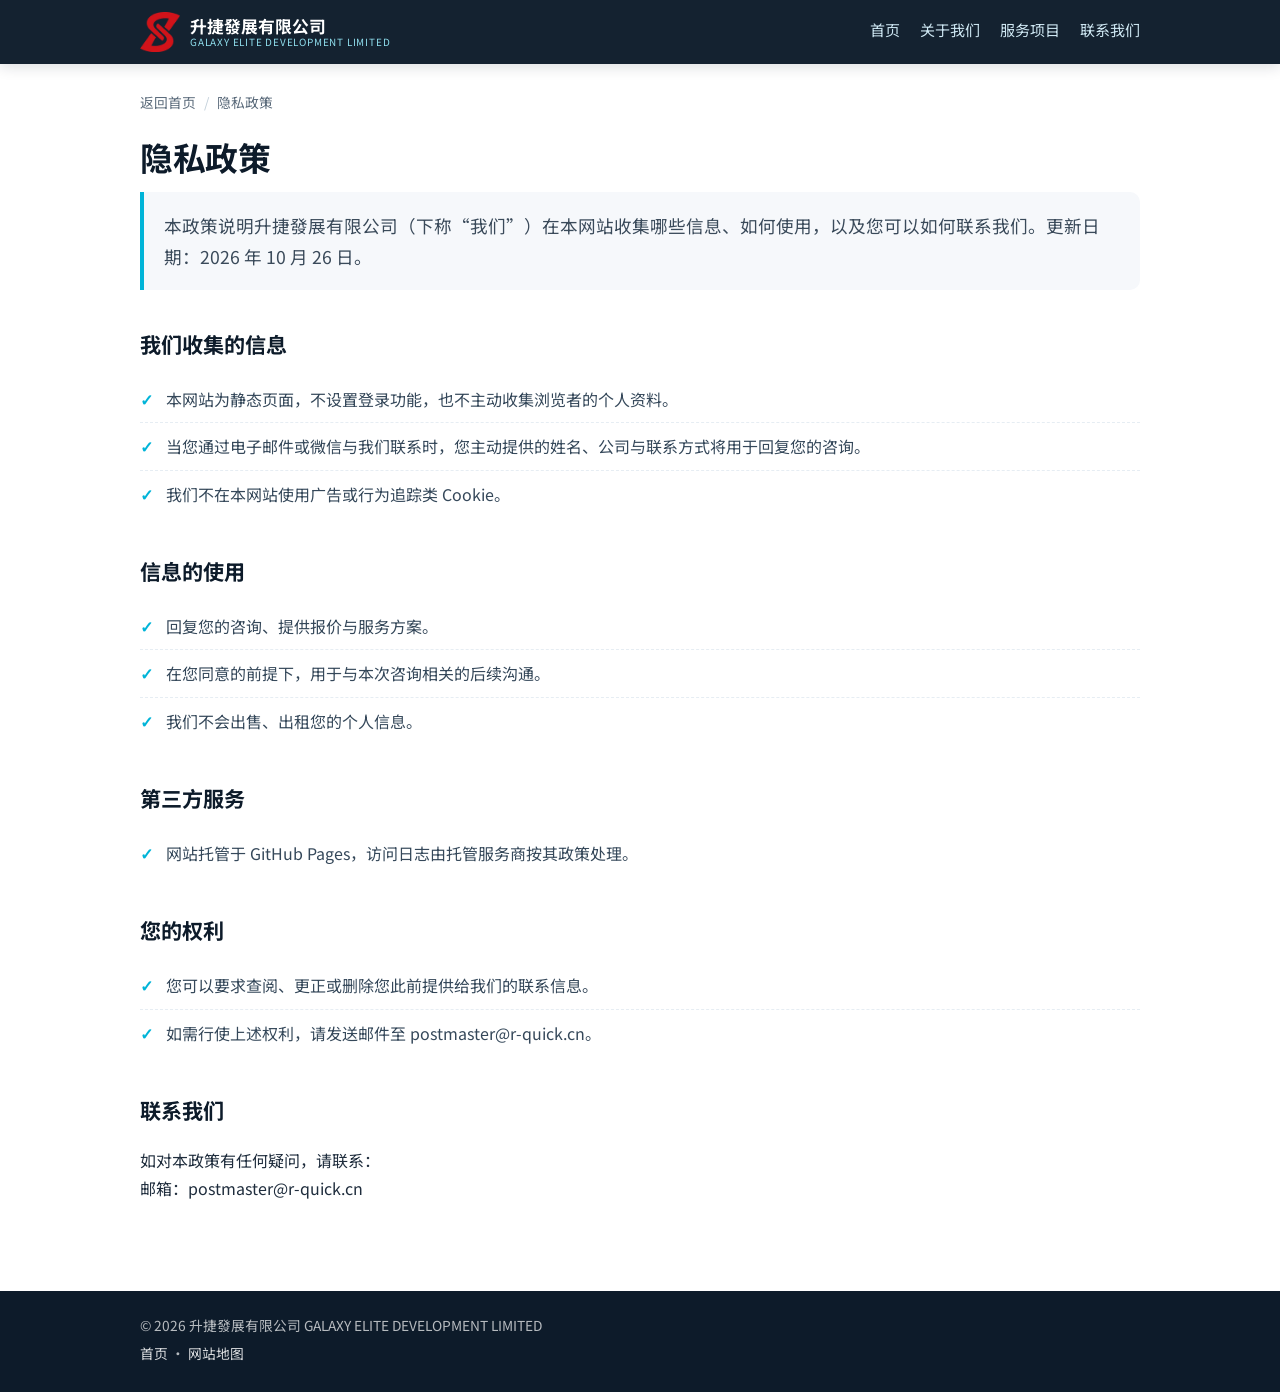
<file: privacy.html>
<!DOCTYPE html>
<html lang="zh-HK">
<head>
    <meta charset="utf-8">
    <meta name="viewport" content="width=device-width, initial-scale=1">
    <title>隐私政策｜升捷發展有限公司</title>
    <meta name="description" content="升捷發展有限公司网站的隐私说明：我们如何收集、使用与保护您通过本网站提供的信息。">
    <link rel="canonical" href="https://www.shengjiefazhan.com/privacy.html">
    <meta name="theme-color" content="#0d1b2a">
    <meta property="og:title" content="隐私政策｜升捷發展有限公司">
    <meta property="og:type" content="article">
    <meta property="og:url" content="https://www.shengjiefazhan.com/privacy.html">
    <link rel="icon" href="/favicon.ico" sizes="any">
    <link rel="icon" type="image/png" sizes="32x32" href="/assets/icon-32.png">
    <link rel="stylesheet" href="/assets/css/fonts/fonts.css">
    <link rel="stylesheet" href="/assets/css/detail.css">
</head>
<body>
    <header class="dp-header">
        <div class="inner">
            <a class="dp-brand" href="/">
                <img src="/assets/logo/logo-96.webp" width="40" height="40" alt="升捷發展有限公司">
                <span>升捷發展有限公司<small>GALAXY ELITE DEVELOPMENT LIMITED</small></span>
            </a>
            <nav class="dp-nav">
                <a href="/">首页</a>
                <a href="/details/company.html">关于我们</a>
                <a href="/#services">服务项目</a>
                <a href="/#contact">联系我们</a>
            </nav>
        </div>
    </header>

    <main class="dp-main">
        <nav class="dp-crumb"><a href="/">返回首页</a><span class="sep">/</span><span>隐私政策</span></nav>
        <h1>隐私政策</h1>
        <p class="dp-lead">本政策说明升捷發展有限公司（下称“我们”）在本网站收集哪些信息、如何使用，以及您可以如何联系我们。更新日期：2026 年 10 月 26 日。</p>

        <h2>我们收集的信息</h2>
        <ul class="dp-list">
            <li>本网站为静态页面，不设置登录功能，也不主动收集浏览者的个人资料。</li>
            <li>当您通过电子邮件或微信与我们联系时，您主动提供的姓名、公司与联系方式将用于回复您的咨询。</li>
            <li>我们不在本网站使用广告或行为追踪类 Cookie。</li>
        </ul>

        <h2>信息的使用</h2>
        <ul class="dp-list">
            <li>回复您的咨询、提供报价与服务方案。</li>
            <li>在您同意的前提下，用于与本次咨询相关的后续沟通。</li>
            <li>我们不会出售、出租您的个人信息。</li>
        </ul>

        <h2>第三方服务</h2>
        <ul class="dp-list">
            <li>网站托管于 GitHub Pages，访问日志由托管服务商按其政策处理。</li>
        </ul>

        <h2>您的权利</h2>
        <ul class="dp-list">
            <li>您可以要求查阅、更正或删除您此前提供给我们的联系信息。</li>
            <li>如需行使上述权利，请发送邮件至 postmaster@r-quick.cn。</li>
        </ul>

        <h2>联系我们</h2>
        <p>如对本政策有任何疑问，请联系：<br>
        邮箱：postmaster@r-quick.cn</p>
    </main>

    <footer class="dp-footer">
        <div class="inner">
            <p>© 2026 升捷發展有限公司 GALAXY ELITE DEVELOPMENT LIMITED</p>
            <p><a href="/">首页</a> · <a href="/sitemap.html">网站地图</a></p>
        </div>
    </footer>
</body>
</html>
</file>
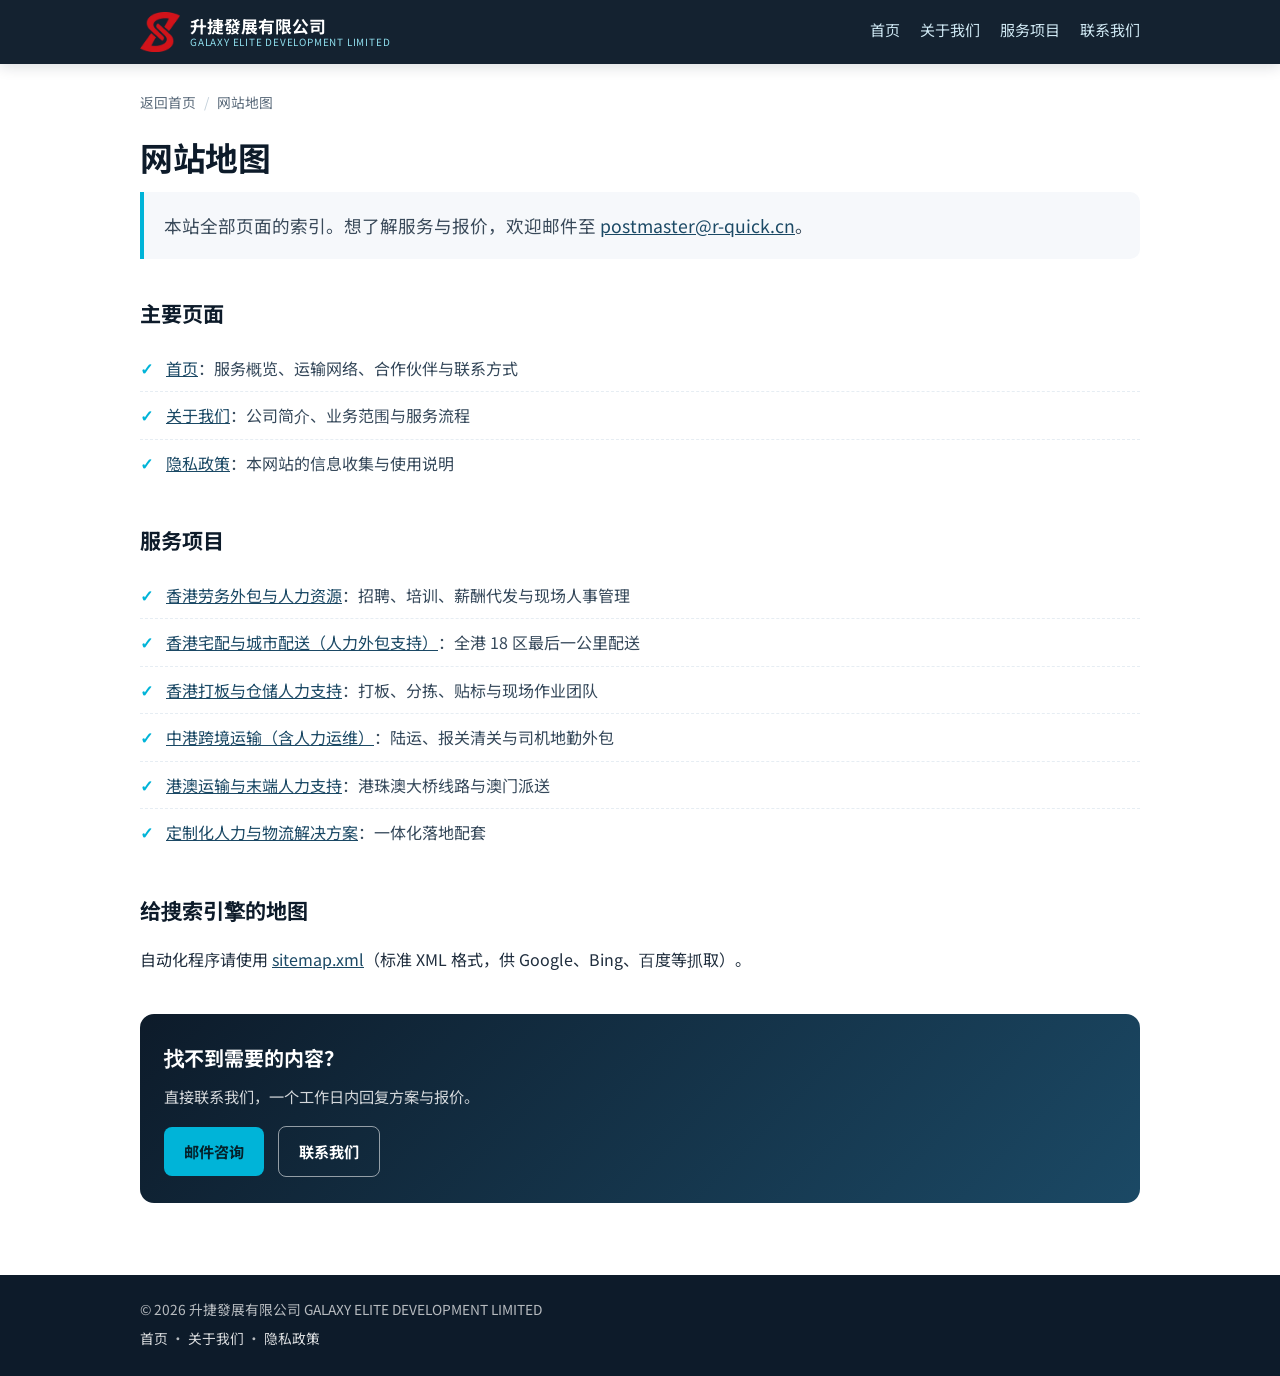
<file: sitemap.html>
<!DOCTYPE html>
<html lang="zh-HK">
<head>
    <meta charset="utf-8">
    <meta name="viewport" content="width=device-width, initial-scale=1">
    <title>网站地图｜升捷發展有限公司</title>
    <meta name="description" content="升捷發展有限公司官网全部页面索引：香港劳务外包、人力资源、宅配城配、打板仓储、中港与港澳跨境运输等服务页面。">
    <link rel="canonical" href="https://www.shengjiefazhan.com/sitemap.html">
    <meta name="theme-color" content="#0d1b2a">
    <meta property="og:title" content="网站地图｜升捷發展有限公司">
    <meta property="og:type" content="website">
    <meta property="og:url" content="https://www.shengjiefazhan.com/sitemap.html">
    <link rel="icon" href="/favicon.ico" sizes="any">
    <link rel="icon" type="image/png" sizes="32x32" href="/assets/icon-32.png">
    <link rel="apple-touch-icon" href="/assets/icon-180.png">
    <link rel="stylesheet" href="/assets/css/fonts/fonts.css">
    <link rel="stylesheet" href="/assets/css/detail.css">
</head>
<body>
    <header class="dp-header">
        <div class="inner">
            <a class="dp-brand" href="/">
                <img src="/assets/logo/logo-96.webp" width="40" height="40" alt="升捷發展有限公司">
                <span>升捷發展有限公司<small>GALAXY ELITE DEVELOPMENT LIMITED</small></span>
            </a>
            <nav class="dp-nav">
                <a href="/">首页</a>
                <a href="/details/company.html">关于我们</a>
                <a href="/#services">服务项目</a>
                <a href="/#contact">联系我们</a>
            </nav>
        </div>
    </header>

    <main class="dp-main">
        <nav class="dp-crumb"><a href="/">返回首页</a><span class="sep">/</span><span>网站地图</span></nav>
        <h1>网站地图</h1>
        <p class="dp-lead">本站全部页面的索引。想了解服务与报价，欢迎邮件至 <a href="mailto:postmaster@r-quick.cn">postmaster@r-quick.cn</a>。</p>

        <h2>主要页面</h2>
        <ul class="dp-list">
            <li><a href="/">首页</a>：服务概览、运输网络、合作伙伴与联系方式</li>
            <li><a href="/details/company.html">关于我们</a>：公司简介、业务范围与服务流程</li>
            <li><a href="/privacy.html">隐私政策</a>：本网站的信息收集与使用说明</li>
        </ul>

        <h2>服务项目</h2>
        <ul class="dp-list">
            <li><a href="/details/service-1.html">香港劳务外包与人力资源</a>：招聘、培训、薪酬代发与现场人事管理</li>
            <li><a href="/details/service-2.html">香港宅配与城市配送（人力外包支持）</a>：全港 18 区最后一公里配送</li>
            <li><a href="/details/service-3.html">香港打板与仓储人力支持</a>：打板、分拣、贴标与现场作业团队</li>
            <li><a href="/details/service-4.html">中港跨境运输（含人力运维）</a>：陆运、报关清关与司机地勤外包</li>
            <li><a href="/details/service-5.html">港澳运输与末端人力支持</a>：港珠澳大桥线路与澳门派送</li>
            <li><a href="/details/service-6.html">定制化人力与物流解决方案</a>：一体化落地配套</li>
        </ul>

        <h2>给搜索引擎的地图</h2>
        <p>自动化程序请使用 <a href="/sitemap.xml">sitemap.xml</a>（标准 XML 格式，供 Google、Bing、百度等抓取）。</p>

        <div class="dp-cta">
            <h2>找不到需要的内容？</h2>
            <p>直接联系我们，一个工作日内回复方案与报价。</p>
            <a class="dp-btn" href="mailto:postmaster@r-quick.cn">邮件咨询</a>
            <a class="dp-btn dp-btn-ghost" href="/#contact">联系我们</a>
        </div>
    </main>

    <footer class="dp-footer">
        <div class="inner">
            <p>© 2026 升捷發展有限公司 GALAXY ELITE DEVELOPMENT LIMITED</p>
            <p><a href="/">首页</a> · <a href="/details/company.html">关于我们</a> · <a href="/privacy.html">隐私政策</a></p>
        </div>
    </footer>
</body>
</html>
</file>
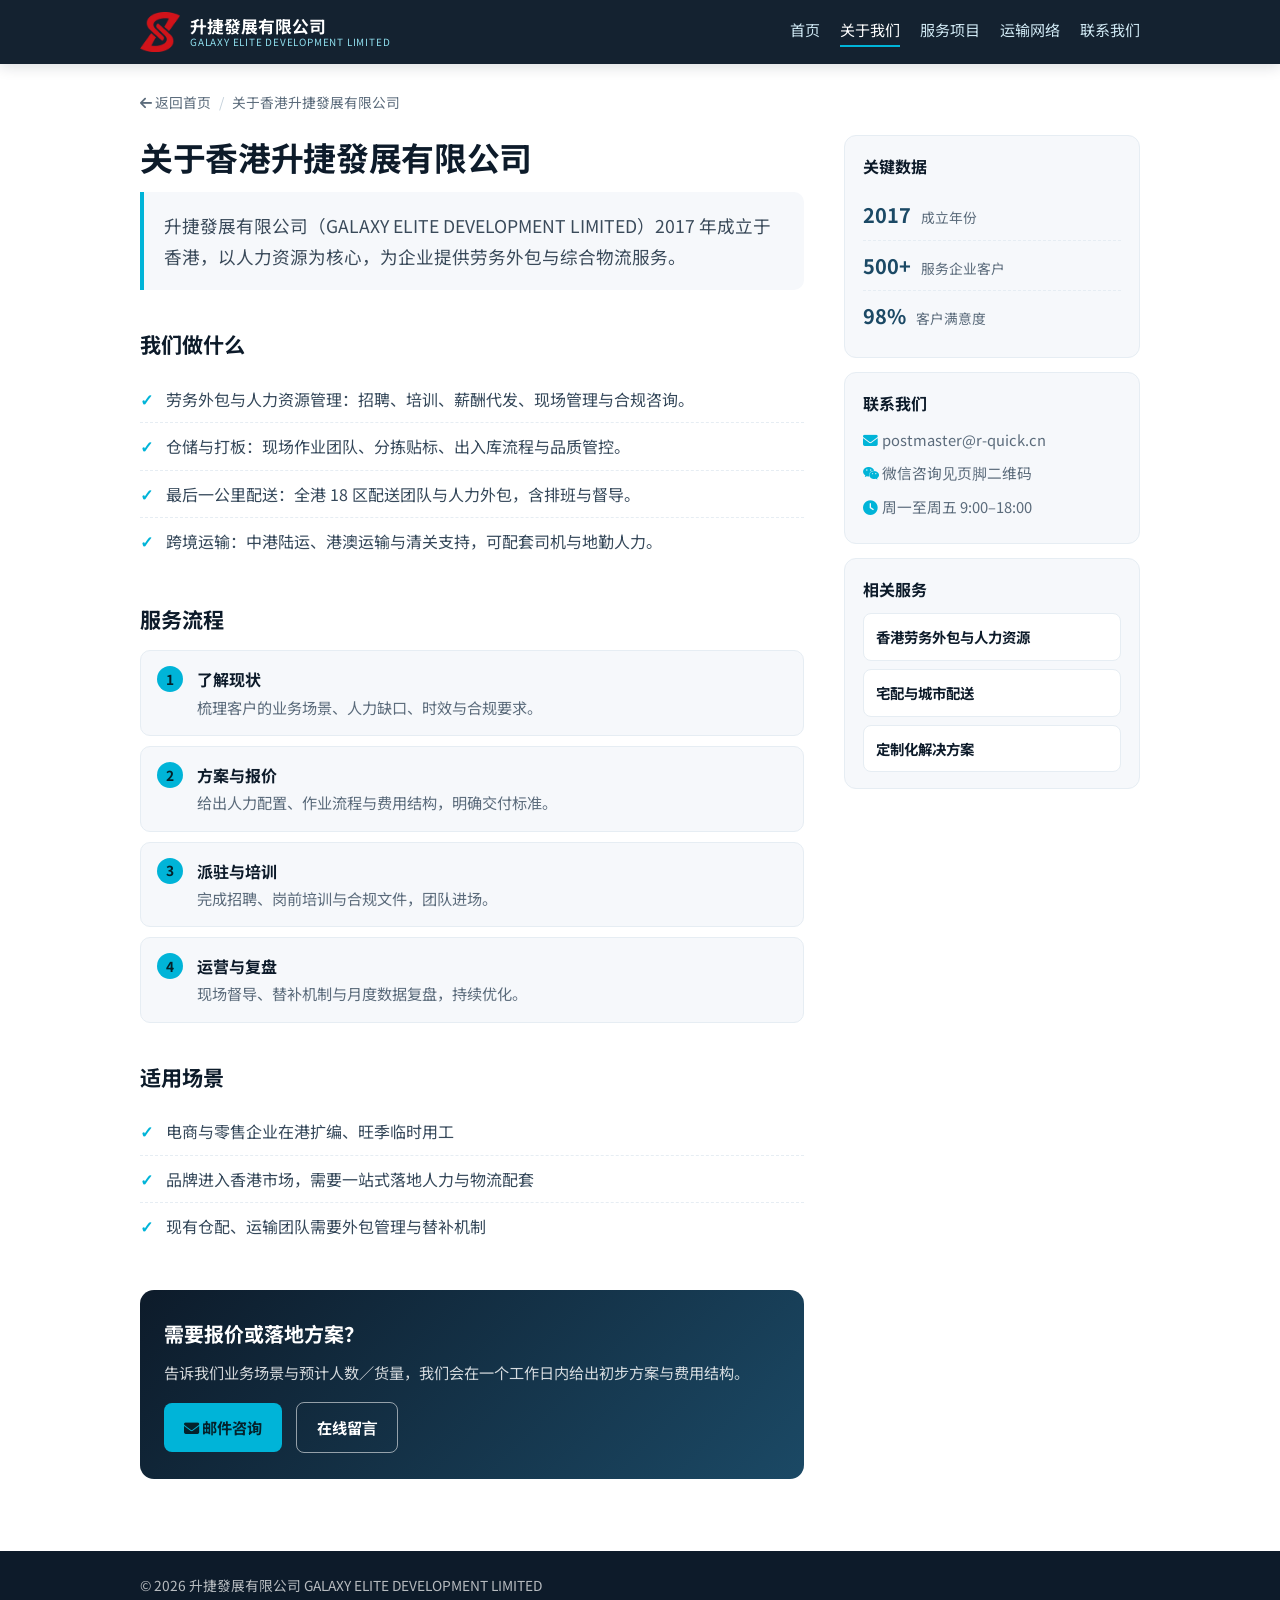
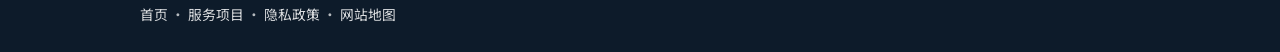
<file: details/company.html>
<!DOCTYPE html>
<html lang="zh-HK">
<head>
    <meta charset="utf-8">
    <meta name="viewport" content="width=device-width, initial-scale=1">
    <title>关于我们｜升捷發展有限公司</title>
    <meta name="description" content="升捷發展有限公司 2017 年成立于香港，专注劳务外包与综合物流服务，覆盖人力资源、仓储打板、最后一公里配送与中港／港澳跨境运输。">
    <link rel="canonical" href="https://www.shengjiefazhan.com/details/company.html">
    <meta name="robots" content="index, follow, max-image-preview:large">
    <meta name="theme-color" content="#0d1b2a">
    <meta property="og:type" content="article">
    <meta property="og:site_name" content="升捷發展有限公司">
    <meta property="og:title" content="关于我们｜升捷發展有限公司">
    <meta property="og:description" content="升捷發展有限公司 2017 年成立于香港，专注劳务外包与综合物流服务，覆盖人力资源、仓储打板、最后一公里配送与中港／港澳跨境运输。">
    <meta property="og:url" content="https://www.shengjiefazhan.com/details/company.html">
    <meta property="og:image" content="https://www.shengjiefazhan.com/assets/images/og-cover.png">
    <meta name="twitter:card" content="summary_large_image">
    <link rel="icon" href="/favicon.ico" sizes="any">
    <link rel="icon" type="image/png" sizes="32x32" href="/assets/icon-32.png">
    <link rel="apple-touch-icon" href="/assets/icon-180.png">
    <link rel="stylesheet" href="../assets/css/font-awesome/all.min.css">
    <link rel="stylesheet" href="../assets/css/fonts/fonts.css">
    <link rel="stylesheet" href="../assets/css/detail.css">
    <script type="application/ld+json">
    {
  "@context": "https://schema.org",
  "@type": "BreadcrumbList",
  "itemListElement": [
    {
      "@type": "ListItem",
      "position": 1,
      "name": "首页",
      "item": "https://www.shengjiefazhan.com/"
    },
    {
      "@type": "ListItem",
      "position": 2,
      "name": "关于香港升捷發展有限公司",
      "item": "https://www.shengjiefazhan.com/details/company.html"
    }
  ]
}
    </script>
</head>
<body>
    <header class="dp-header">
        <div class="inner">
            <a class="dp-brand" href="../index.html">
                <img src="../assets/logo/logo-96.webp" width="40" height="40" alt="升捷發展有限公司">
                <span>升捷發展有限公司<small>GALAXY ELITE DEVELOPMENT LIMITED</small></span>
            </a>
            <nav class="dp-nav">
        <a href="../index.html">首页</a>
        <a href="company.html" class="is-current">关于我们</a>
        <a href="../index.html#services">服务项目</a>
        <a href="../index.html#network">运输网络</a>
        <a href="../index.html#contact">联系我们</a>
            </nav>
        </div>
    </header>

    <main class="dp-main">
        <nav class="dp-crumb" aria-label="面包屑">
            <a href="../index.html"><i class="fas fa-arrow-left"></i> 返回首页</a>
            <span class="sep">/</span>
            <span>关于香港升捷發展有限公司</span>
        </nav>

        <div class="dp-grid">
            <article>
                <h1>关于香港升捷發展有限公司</h1>
                <p class="dp-lead">升捷發展有限公司（GALAXY ELITE DEVELOPMENT LIMITED）2017 年成立于香港，以人力资源为核心，为企业提供劳务外包与综合物流服务。</p>

        <h2>我们做什么</h2>
        <ul class="dp-list">
            <li>劳务外包与人力资源管理：招聘、培训、薪酬代发、现场管理与合规咨询。</li>
            <li>仓储与打板：现场作业团队、分拣贴标、出入库流程与品质管控。</li>
            <li>最后一公里配送：全港 18 区配送团队与人力外包，含排班与督导。</li>
            <li>跨境运输：中港陆运、港澳运输与清关支持，可配套司机与地勤人力。</li>
        </ul>

                <h2>服务流程</h2>
                <ol class="dp-steps">
          <li><strong>了解现状</strong><br>梳理客户的业务场景、人力缺口、时效与合规要求。</li>
          <li><strong>方案与报价</strong><br>给出人力配置、作业流程与费用结构，明确交付标准。</li>
          <li><strong>派驻与培训</strong><br>完成招聘、岗前培训与合规文件，团队进场。</li>
          <li><strong>运营与复盘</strong><br>现场督导、替补机制与月度数据复盘，持续优化。</li>
                </ol>

                <h2>适用场景</h2>
                <ul class="dp-list">
            <li>电商与零售企业在港扩编、旺季临时用工</li>
            <li>品牌进入香港市场，需要一站式落地人力与物流配套</li>
            <li>现有仓配、运输团队需要外包管理与替补机制</li>
                </ul>

                <div class="dp-cta">
                    <h2>需要报价或落地方案？</h2>
                    <p>告诉我们业务场景与预计人数／货量，我们会在一个工作日内给出初步方案与费用结构。</p>
                    <a class="dp-btn" href="mailto:postmaster@r-quick.cn"><i class="fas fa-envelope"></i> 邮件咨询</a>
                    <a class="dp-btn dp-btn-ghost" href="../index.html#contact">在线留言</a>
                </div>
            </article>

            <aside>
                <div class="dp-card">
                    <h3>关键数据</h3>
            <div class="dp-stat"><span class="n">2017</span><span class="l">成立年份</span></div>
            <div class="dp-stat"><span class="n">500+</span><span class="l">服务企业客户</span></div>
            <div class="dp-stat"><span class="n">98%</span><span class="l">客户满意度</span></div>
                </div>
                <div class="dp-card">
                    <h3>联系我们</h3>
                    <p><i class="fas fa-envelope"></i> <a href="mailto:postmaster@r-quick.cn" style="color:inherit;text-decoration:none">postmaster@r-quick.cn</a></p>
                    <p><i class="fab fa-weixin"></i> 微信咨询见页脚二维码</p>
                    <p><i class="fas fa-clock"></i> 周一至周五 9:00–18:00</p>
                </div>
                <div class="dp-card">
                    <h3>相关服务</h3>
                    <div class="dp-related">
          <a href="service-1.html">香港劳务外包与人力资源</a>
          <a href="service-2.html">宅配与城市配送</a>
          <a href="service-6.html">定制化解决方案</a>
                    </div>
                </div>
            </aside>
        </div>
    </main>

    <footer class="dp-footer">
        <div class="inner">
            <p>© 2026 升捷發展有限公司 GALAXY ELITE DEVELOPMENT LIMITED</p>
            <p><a href="../index.html">首页</a> · <a href="../index.html#services">服务项目</a> · <a href="../privacy.html">隐私政策</a> · <a href="../sitemap.html">网站地图</a></p>
        </div>
    </footer>
</body>
</html>
</file>
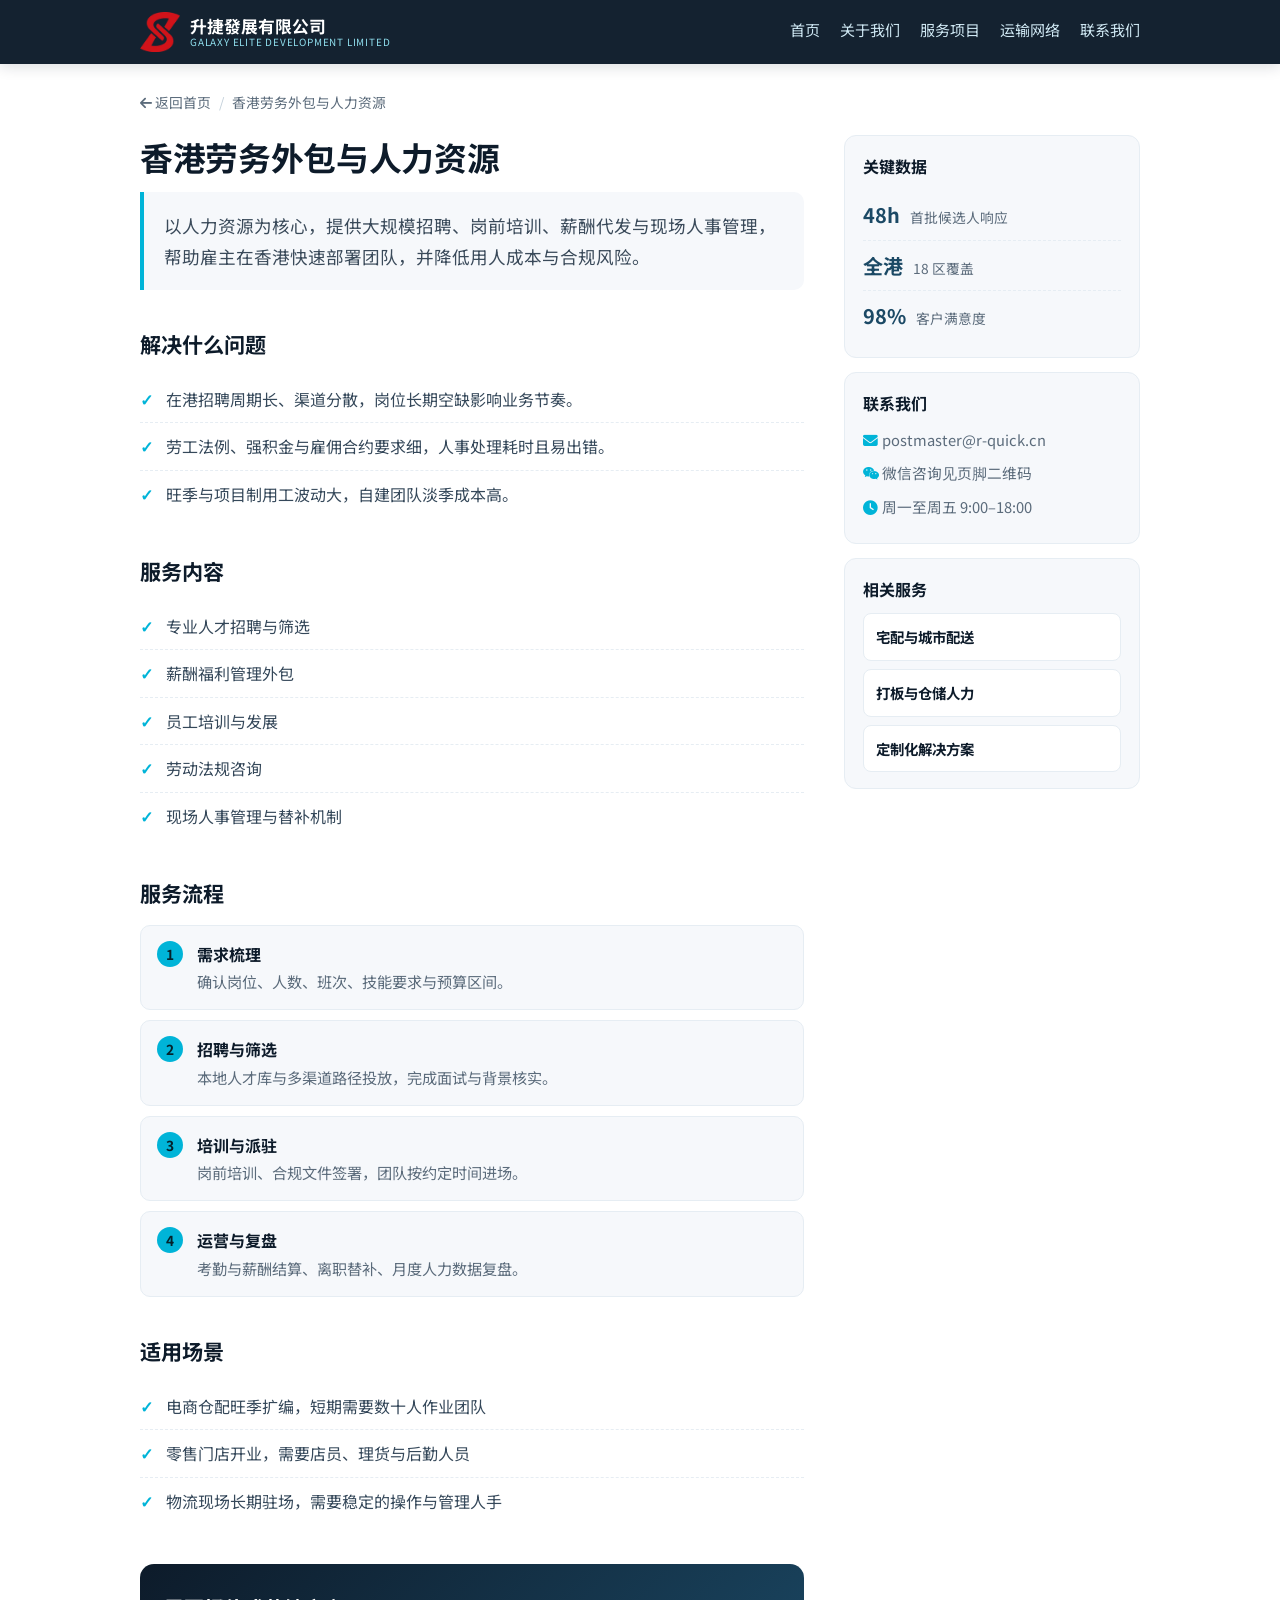
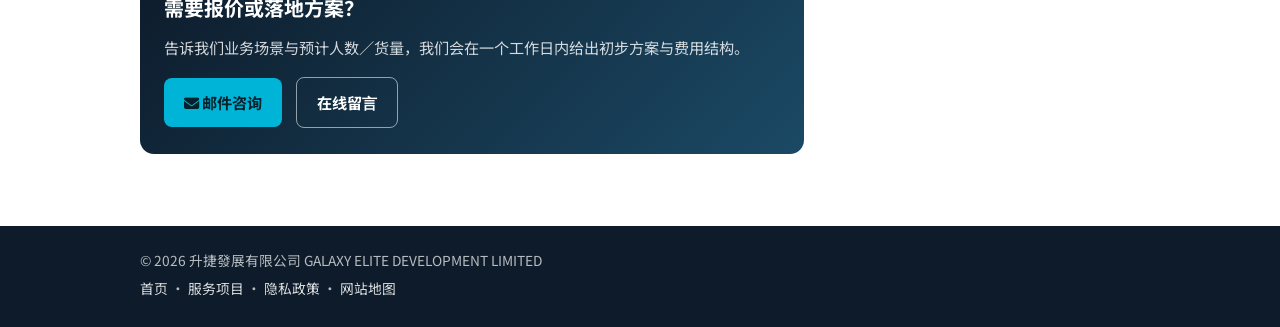
<file: details/service-1.html>
<!DOCTYPE html>
<html lang="zh-HK">
<head>
    <meta charset="utf-8">
    <meta name="viewport" content="width=device-width, initial-scale=1">
    <title>香港劳务外包与人力资源｜升捷發展有限公司</title>
    <meta name="description" content="提供香港招聘外包、岗前培训、薪酬代发与现场人事管理，帮助雇主快速组建合规团队并降低用人成本。">
    <link rel="canonical" href="https://www.shengjiefazhan.com/details/service-1.html">
    <meta name="robots" content="index, follow, max-image-preview:large">
    <meta name="theme-color" content="#0d1b2a">
    <meta property="og:type" content="article">
    <meta property="og:site_name" content="升捷發展有限公司">
    <meta property="og:title" content="香港劳务外包与人力资源｜升捷發展有限公司">
    <meta property="og:description" content="提供香港招聘外包、岗前培训、薪酬代发与现场人事管理，帮助雇主快速组建合规团队并降低用人成本。">
    <meta property="og:url" content="https://www.shengjiefazhan.com/details/service-1.html">
    <meta property="og:image" content="https://www.shengjiefazhan.com/assets/images/og-cover.png">
    <meta name="twitter:card" content="summary_large_image">
    <link rel="icon" href="/favicon.ico" sizes="any">
    <link rel="icon" type="image/png" sizes="32x32" href="/assets/icon-32.png">
    <link rel="apple-touch-icon" href="/assets/icon-180.png">
    <link rel="stylesheet" href="../assets/css/font-awesome/all.min.css">
    <link rel="stylesheet" href="../assets/css/fonts/fonts.css">
    <link rel="stylesheet" href="../assets/css/detail.css">
    <script type="application/ld+json">
    {
  "@context": "https://schema.org",
  "@type": "BreadcrumbList",
  "itemListElement": [
    {
      "@type": "ListItem",
      "position": 1,
      "name": "首页",
      "item": "https://www.shengjiefazhan.com/"
    },
    {
      "@type": "ListItem",
      "position": 2,
      "name": "香港劳务外包与人力资源",
      "item": "https://www.shengjiefazhan.com/details/service-1.html"
    }
  ]
}
    </script>
    <script type="application/ld+json">
    {
      "@context": "https://schema.org",
      "@type": "Service",
      "name": "香港劳务外包与人力资源",
      "serviceType": "香港劳务外包与人力资源",
      "provider": { "@type": "Organization", "name": "升捷發展有限公司", "url": "https://www.shengjiefazhan.com/" },
      "areaServed": ["香港", "澳门", "珠三角"],
      "url": "https://www.shengjiefazhan.com/details/service-1.html"
    }
    </script>
</head>
<body>
    <header class="dp-header">
        <div class="inner">
            <a class="dp-brand" href="../index.html">
                <img src="../assets/logo/logo-96.webp" width="40" height="40" alt="升捷發展有限公司">
                <span>升捷發展有限公司<small>GALAXY ELITE DEVELOPMENT LIMITED</small></span>
            </a>
            <nav class="dp-nav">
        <a href="../index.html">首页</a>
        <a href="company.html">关于我们</a>
        <a href="../index.html#services">服务项目</a>
        <a href="../index.html#network">运输网络</a>
        <a href="../index.html#contact">联系我们</a>
            </nav>
        </div>
    </header>

    <main class="dp-main">
        <nav class="dp-crumb" aria-label="面包屑">
            <a href="../index.html"><i class="fas fa-arrow-left"></i> 返回首页</a>
            <span class="sep">/</span>
            <span>香港劳务外包与人力资源</span>
        </nav>

        <div class="dp-grid">
            <article>
                <h1>香港劳务外包与人力资源</h1>
                <p class="dp-lead">以人力资源为核心，提供大规模招聘、岗前培训、薪酬代发与现场人事管理，帮助雇主在香港快速部署团队，并降低用人成本与合规风险。</p>

        <h2>解决什么问题</h2>
        <ul class="dp-list">
            <li>在港招聘周期长、渠道分散，岗位长期空缺影响业务节奏。</li>
            <li>劳工法例、强积金与雇佣合约要求细，人事处理耗时且易出错。</li>
            <li>旺季与项目制用工波动大，自建团队淡季成本高。</li>
        </ul>
        <h2>服务内容</h2>
        <ul class="dp-list">
            <li>专业人才招聘与筛选</li>
            <li>薪酬福利管理外包</li>
            <li>员工培训与发展</li>
            <li>劳动法规咨询</li>
            <li>现场人事管理与替补机制</li>
        </ul>

                <h2>服务流程</h2>
                <ol class="dp-steps">
          <li><strong>需求梳理</strong><br>确认岗位、人数、班次、技能要求与预算区间。</li>
          <li><strong>招聘与筛选</strong><br>本地人才库与多渠道路径投放，完成面试与背景核实。</li>
          <li><strong>培训与派驻</strong><br>岗前培训、合规文件签署，团队按约定时间进场。</li>
          <li><strong>运营与复盘</strong><br>考勤与薪酬结算、离职替补、月度人力数据复盘。</li>
                </ol>

                <h2>适用场景</h2>
                <ul class="dp-list">
            <li>电商仓配旺季扩编，短期需要数十人作业团队</li>
            <li>零售门店开业，需要店员、理货与后勤人员</li>
            <li>物流现场长期驻场，需要稳定的操作与管理人手</li>
                </ul>

                <div class="dp-cta">
                    <h2>需要报价或落地方案？</h2>
                    <p>告诉我们业务场景与预计人数／货量，我们会在一个工作日内给出初步方案与费用结构。</p>
                    <a class="dp-btn" href="mailto:postmaster@r-quick.cn"><i class="fas fa-envelope"></i> 邮件咨询</a>
                    <a class="dp-btn dp-btn-ghost" href="../index.html#contact">在线留言</a>
                </div>
            </article>

            <aside>
                <div class="dp-card">
                    <h3>关键数据</h3>
            <div class="dp-stat"><span class="n">48h</span><span class="l">首批候选人响应</span></div>
            <div class="dp-stat"><span class="n">全港</span><span class="l">18 区覆盖</span></div>
            <div class="dp-stat"><span class="n">98%</span><span class="l">客户满意度</span></div>
                </div>
                <div class="dp-card">
                    <h3>联系我们</h3>
                    <p><i class="fas fa-envelope"></i> <a href="mailto:postmaster@r-quick.cn" style="color:inherit;text-decoration:none">postmaster@r-quick.cn</a></p>
                    <p><i class="fab fa-weixin"></i> 微信咨询见页脚二维码</p>
                    <p><i class="fas fa-clock"></i> 周一至周五 9:00–18:00</p>
                </div>
                <div class="dp-card">
                    <h3>相关服务</h3>
                    <div class="dp-related">
          <a href="service-2.html">宅配与城市配送</a>
          <a href="service-3.html">打板与仓储人力</a>
          <a href="service-6.html">定制化解决方案</a>
                    </div>
                </div>
            </aside>
        </div>
    </main>

    <footer class="dp-footer">
        <div class="inner">
            <p>© 2026 升捷發展有限公司 GALAXY ELITE DEVELOPMENT LIMITED</p>
            <p><a href="../index.html">首页</a> · <a href="../index.html#services">服务项目</a> · <a href="../privacy.html">隐私政策</a> · <a href="../sitemap.html">网站地图</a></p>
        </div>
    </footer>
</body>
</html>
</file>
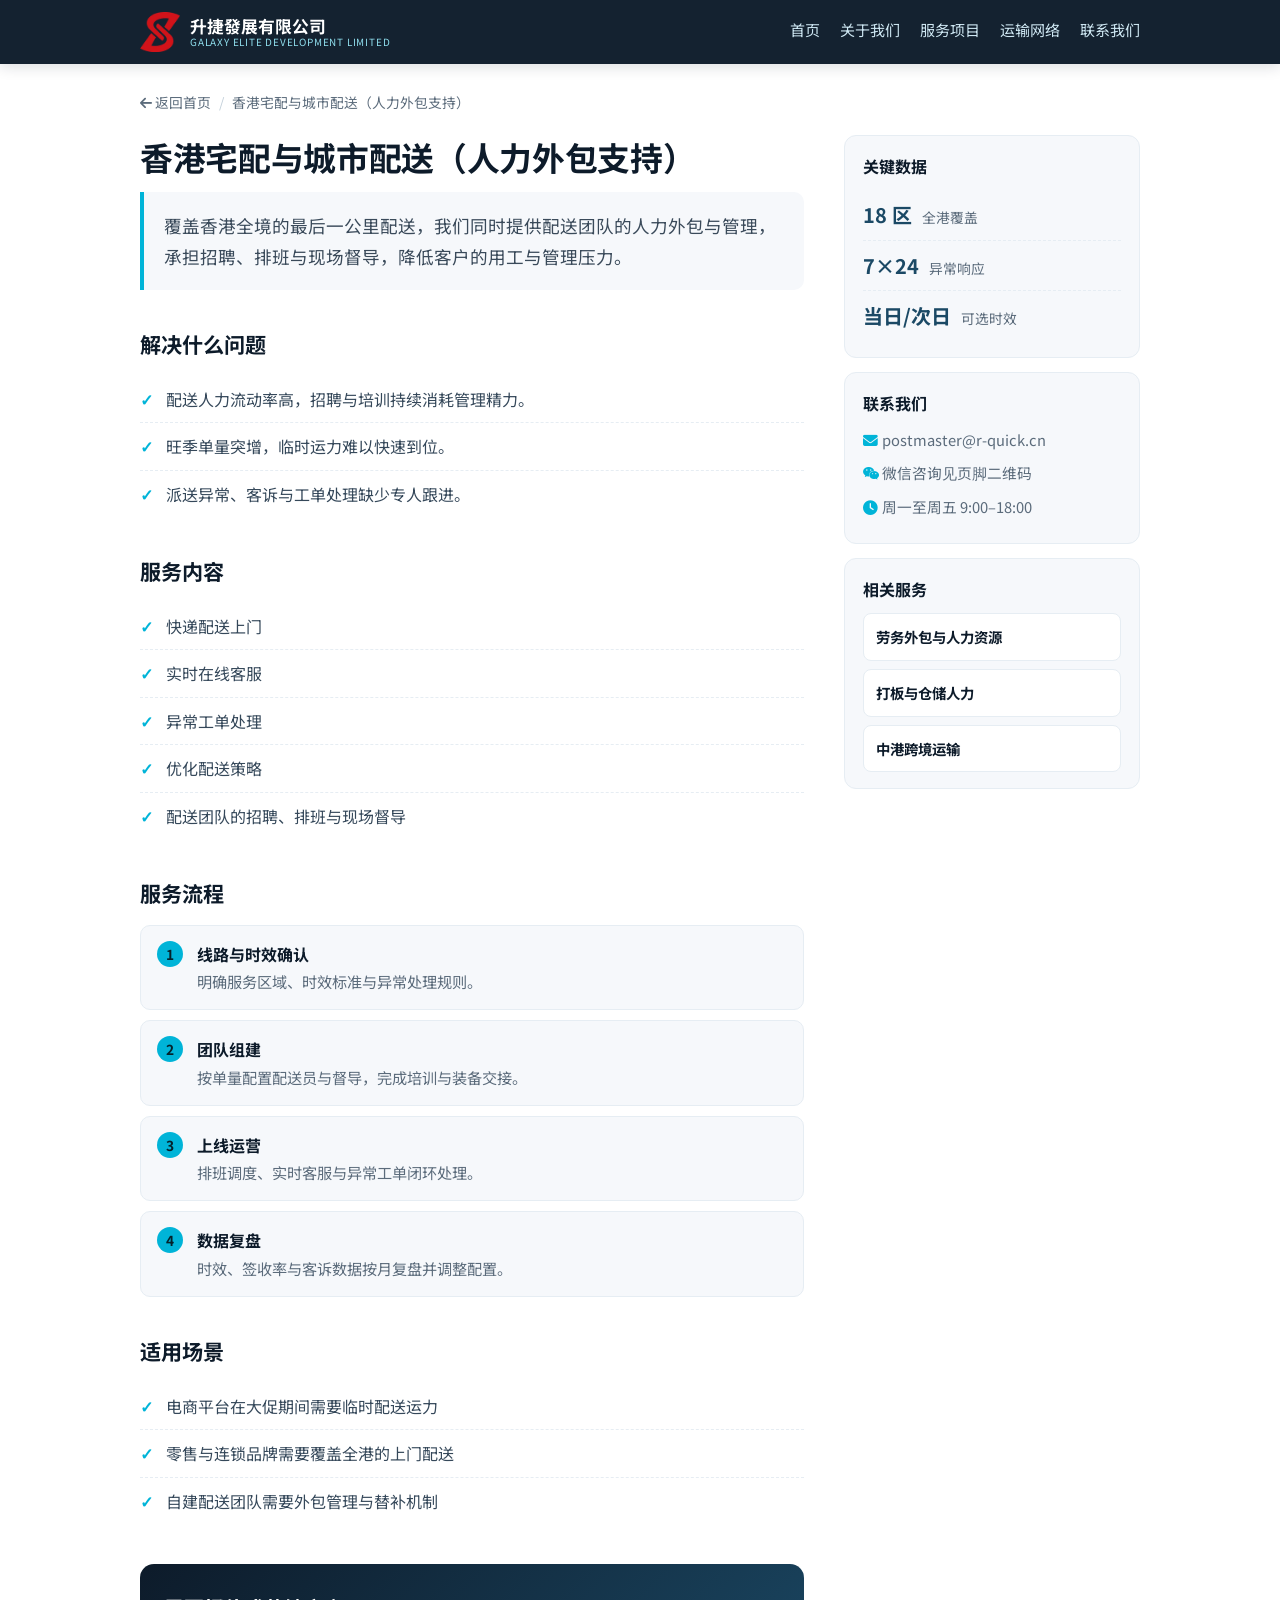
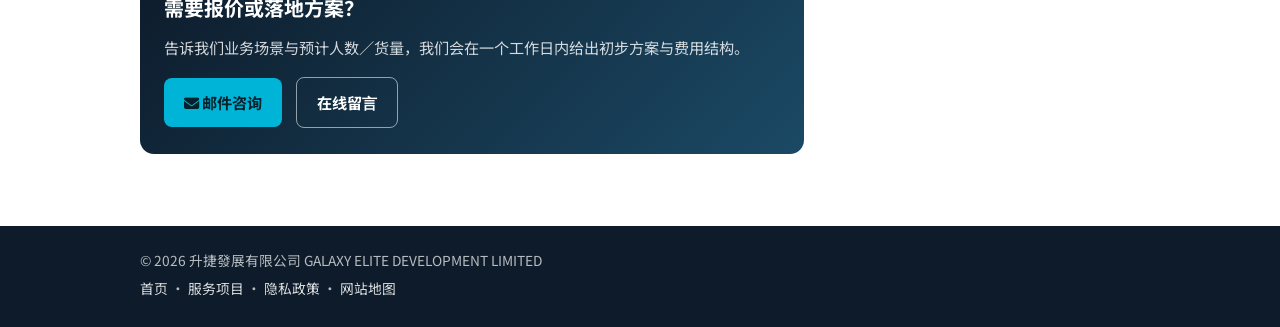
<file: details/service-2.html>
<!DOCTYPE html>
<html lang="zh-HK">
<head>
    <meta charset="utf-8">
    <meta name="viewport" content="width=device-width, initial-scale=1">
    <title>香港宅配与城市配送（人力外包支持）｜升捷發展有限公司</title>
    <meta name="description" content="覆盖香港全境的最后一公里配送，并提供配送团队的招聘、排班与现场督导人力外包服务。">
    <link rel="canonical" href="https://www.shengjiefazhan.com/details/service-2.html">
    <meta name="robots" content="index, follow, max-image-preview:large">
    <meta name="theme-color" content="#0d1b2a">
    <meta property="og:type" content="article">
    <meta property="og:site_name" content="升捷發展有限公司">
    <meta property="og:title" content="香港宅配与城市配送（人力外包支持）｜升捷發展有限公司">
    <meta property="og:description" content="覆盖香港全境的最后一公里配送，并提供配送团队的招聘、排班与现场督导人力外包服务。">
    <meta property="og:url" content="https://www.shengjiefazhan.com/details/service-2.html">
    <meta property="og:image" content="https://www.shengjiefazhan.com/assets/images/og-cover.png">
    <meta name="twitter:card" content="summary_large_image">
    <link rel="icon" href="/favicon.ico" sizes="any">
    <link rel="icon" type="image/png" sizes="32x32" href="/assets/icon-32.png">
    <link rel="apple-touch-icon" href="/assets/icon-180.png">
    <link rel="stylesheet" href="../assets/css/font-awesome/all.min.css">
    <link rel="stylesheet" href="../assets/css/fonts/fonts.css">
    <link rel="stylesheet" href="../assets/css/detail.css">
    <script type="application/ld+json">
    {
  "@context": "https://schema.org",
  "@type": "BreadcrumbList",
  "itemListElement": [
    {
      "@type": "ListItem",
      "position": 1,
      "name": "首页",
      "item": "https://www.shengjiefazhan.com/"
    },
    {
      "@type": "ListItem",
      "position": 2,
      "name": "香港宅配与城市配送（人力外包支持）",
      "item": "https://www.shengjiefazhan.com/details/service-2.html"
    }
  ]
}
    </script>
    <script type="application/ld+json">
    {
      "@context": "https://schema.org",
      "@type": "Service",
      "name": "香港宅配与城市配送（人力外包支持）",
      "serviceType": "香港宅配与城市配送（人力外包支持）",
      "provider": { "@type": "Organization", "name": "升捷發展有限公司", "url": "https://www.shengjiefazhan.com/" },
      "areaServed": ["香港", "澳门", "珠三角"],
      "url": "https://www.shengjiefazhan.com/details/service-2.html"
    }
    </script>
</head>
<body>
    <header class="dp-header">
        <div class="inner">
            <a class="dp-brand" href="../index.html">
                <img src="../assets/logo/logo-96.webp" width="40" height="40" alt="升捷發展有限公司">
                <span>升捷發展有限公司<small>GALAXY ELITE DEVELOPMENT LIMITED</small></span>
            </a>
            <nav class="dp-nav">
        <a href="../index.html">首页</a>
        <a href="company.html">关于我们</a>
        <a href="../index.html#services">服务项目</a>
        <a href="../index.html#network">运输网络</a>
        <a href="../index.html#contact">联系我们</a>
            </nav>
        </div>
    </header>

    <main class="dp-main">
        <nav class="dp-crumb" aria-label="面包屑">
            <a href="../index.html"><i class="fas fa-arrow-left"></i> 返回首页</a>
            <span class="sep">/</span>
            <span>香港宅配与城市配送（人力外包支持）</span>
        </nav>

        <div class="dp-grid">
            <article>
                <h1>香港宅配与城市配送（人力外包支持）</h1>
                <p class="dp-lead">覆盖香港全境的最后一公里配送，我们同时提供配送团队的人力外包与管理，承担招聘、排班与现场督导，降低客户的用工与管理压力。</p>

        <h2>解决什么问题</h2>
        <ul class="dp-list">
            <li>配送人力流动率高，招聘与培训持续消耗管理精力。</li>
            <li>旺季单量突增，临时运力难以快速到位。</li>
            <li>派送异常、客诉与工单处理缺少专人跟进。</li>
        </ul>
        <h2>服务内容</h2>
        <ul class="dp-list">
            <li>快递配送上门</li>
            <li>实时在线客服</li>
            <li>异常工单处理</li>
            <li>优化配送策略</li>
            <li>配送团队的招聘、排班与现场督导</li>
        </ul>

                <h2>服务流程</h2>
                <ol class="dp-steps">
          <li><strong>线路与时效确认</strong><br>明确服务区域、时效标准与异常处理规则。</li>
          <li><strong>团队组建</strong><br>按单量配置配送员与督导，完成培训与装备交接。</li>
          <li><strong>上线运营</strong><br>排班调度、实时客服与异常工单闭环处理。</li>
          <li><strong>数据复盘</strong><br>时效、签收率与客诉数据按月复盘并调整配置。</li>
                </ol>

                <h2>适用场景</h2>
                <ul class="dp-list">
            <li>电商平台在大促期间需要临时配送运力</li>
            <li>零售与连锁品牌需要覆盖全港的上门配送</li>
            <li>自建配送团队需要外包管理与替补机制</li>
                </ul>

                <div class="dp-cta">
                    <h2>需要报价或落地方案？</h2>
                    <p>告诉我们业务场景与预计人数／货量，我们会在一个工作日内给出初步方案与费用结构。</p>
                    <a class="dp-btn" href="mailto:postmaster@r-quick.cn"><i class="fas fa-envelope"></i> 邮件咨询</a>
                    <a class="dp-btn dp-btn-ghost" href="../index.html#contact">在线留言</a>
                </div>
            </article>

            <aside>
                <div class="dp-card">
                    <h3>关键数据</h3>
            <div class="dp-stat"><span class="n">18 区</span><span class="l">全港覆盖</span></div>
            <div class="dp-stat"><span class="n">7×24</span><span class="l">异常响应</span></div>
            <div class="dp-stat"><span class="n">当日/次日</span><span class="l">可选时效</span></div>
                </div>
                <div class="dp-card">
                    <h3>联系我们</h3>
                    <p><i class="fas fa-envelope"></i> <a href="mailto:postmaster@r-quick.cn" style="color:inherit;text-decoration:none">postmaster@r-quick.cn</a></p>
                    <p><i class="fab fa-weixin"></i> 微信咨询见页脚二维码</p>
                    <p><i class="fas fa-clock"></i> 周一至周五 9:00–18:00</p>
                </div>
                <div class="dp-card">
                    <h3>相关服务</h3>
                    <div class="dp-related">
          <a href="service-1.html">劳务外包与人力资源</a>
          <a href="service-3.html">打板与仓储人力</a>
          <a href="service-4.html">中港跨境运输</a>
                    </div>
                </div>
            </aside>
        </div>
    </main>

    <footer class="dp-footer">
        <div class="inner">
            <p>© 2026 升捷發展有限公司 GALAXY ELITE DEVELOPMENT LIMITED</p>
            <p><a href="../index.html">首页</a> · <a href="../index.html#services">服务项目</a> · <a href="../privacy.html">隐私政策</a> · <a href="../sitemap.html">网站地图</a></p>
        </div>
    </footer>
</body>
</html>
</file>
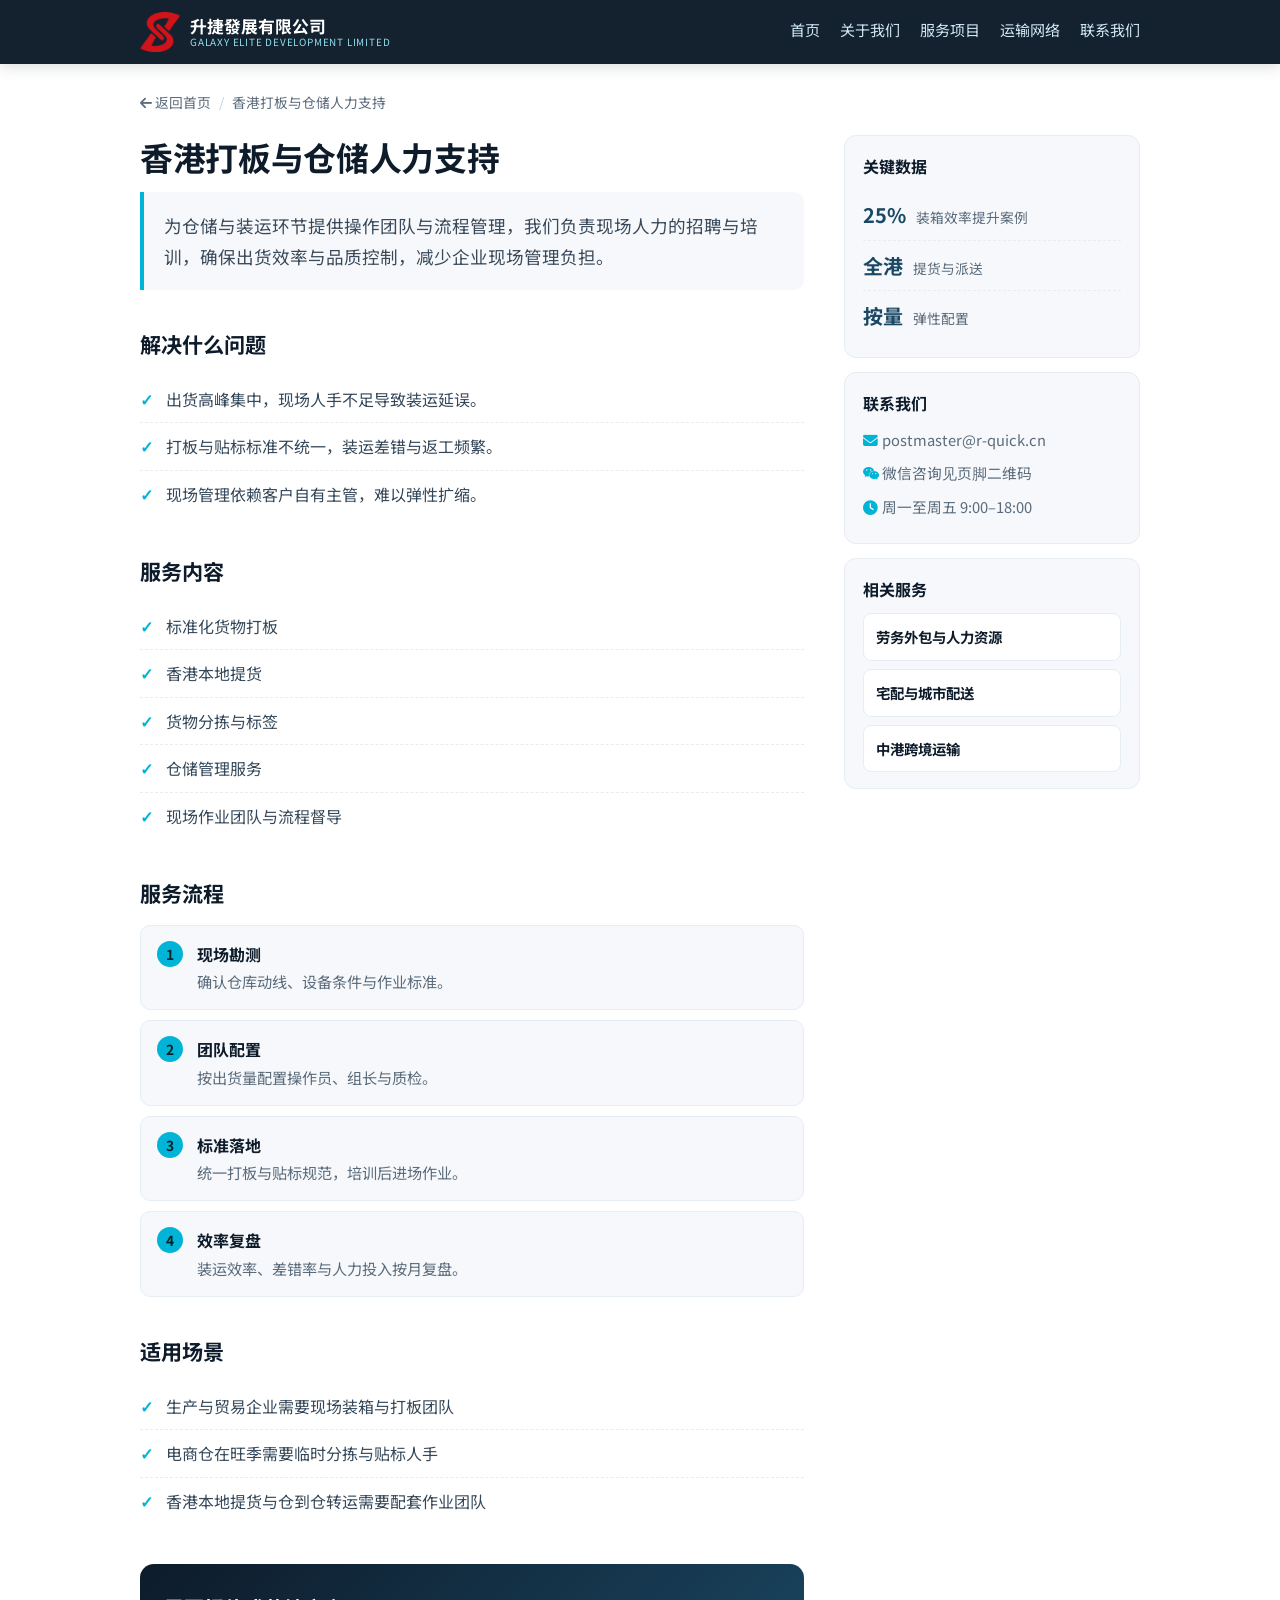
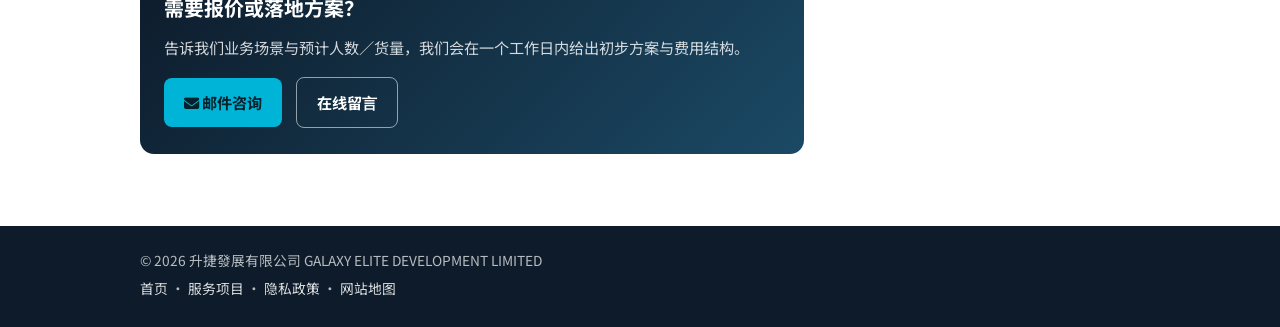
<file: details/service-3.html>
<!DOCTYPE html>
<html lang="zh-HK">
<head>
    <meta charset="utf-8">
    <meta name="viewport" content="width=device-width, initial-scale=1">
    <title>香港打板与仓储人力支持｜升捷發展有限公司</title>
    <meta name="description" content="为仓储与装运环节提供打板、分拣、贴标与现场作业团队，负责招聘、培训与流程管理。">
    <link rel="canonical" href="https://www.shengjiefazhan.com/details/service-3.html">
    <meta name="robots" content="index, follow, max-image-preview:large">
    <meta name="theme-color" content="#0d1b2a">
    <meta property="og:type" content="article">
    <meta property="og:site_name" content="升捷發展有限公司">
    <meta property="og:title" content="香港打板与仓储人力支持｜升捷發展有限公司">
    <meta property="og:description" content="为仓储与装运环节提供打板、分拣、贴标与现场作业团队，负责招聘、培训与流程管理。">
    <meta property="og:url" content="https://www.shengjiefazhan.com/details/service-3.html">
    <meta property="og:image" content="https://www.shengjiefazhan.com/assets/images/og-cover.png">
    <meta name="twitter:card" content="summary_large_image">
    <link rel="icon" href="/favicon.ico" sizes="any">
    <link rel="icon" type="image/png" sizes="32x32" href="/assets/icon-32.png">
    <link rel="apple-touch-icon" href="/assets/icon-180.png">
    <link rel="stylesheet" href="../assets/css/font-awesome/all.min.css">
    <link rel="stylesheet" href="../assets/css/fonts/fonts.css">
    <link rel="stylesheet" href="../assets/css/detail.css">
    <script type="application/ld+json">
    {
  "@context": "https://schema.org",
  "@type": "BreadcrumbList",
  "itemListElement": [
    {
      "@type": "ListItem",
      "position": 1,
      "name": "首页",
      "item": "https://www.shengjiefazhan.com/"
    },
    {
      "@type": "ListItem",
      "position": 2,
      "name": "香港打板与仓储人力支持",
      "item": "https://www.shengjiefazhan.com/details/service-3.html"
    }
  ]
}
    </script>
    <script type="application/ld+json">
    {
      "@context": "https://schema.org",
      "@type": "Service",
      "name": "香港打板与仓储人力支持",
      "serviceType": "香港打板与仓储人力支持",
      "provider": { "@type": "Organization", "name": "升捷發展有限公司", "url": "https://www.shengjiefazhan.com/" },
      "areaServed": ["香港", "澳门", "珠三角"],
      "url": "https://www.shengjiefazhan.com/details/service-3.html"
    }
    </script>
</head>
<body>
    <header class="dp-header">
        <div class="inner">
            <a class="dp-brand" href="../index.html">
                <img src="../assets/logo/logo-96.webp" width="40" height="40" alt="升捷發展有限公司">
                <span>升捷發展有限公司<small>GALAXY ELITE DEVELOPMENT LIMITED</small></span>
            </a>
            <nav class="dp-nav">
        <a href="../index.html">首页</a>
        <a href="company.html">关于我们</a>
        <a href="../index.html#services">服务项目</a>
        <a href="../index.html#network">运输网络</a>
        <a href="../index.html#contact">联系我们</a>
            </nav>
        </div>
    </header>

    <main class="dp-main">
        <nav class="dp-crumb" aria-label="面包屑">
            <a href="../index.html"><i class="fas fa-arrow-left"></i> 返回首页</a>
            <span class="sep">/</span>
            <span>香港打板与仓储人力支持</span>
        </nav>

        <div class="dp-grid">
            <article>
                <h1>香港打板与仓储人力支持</h1>
                <p class="dp-lead">为仓储与装运环节提供操作团队与流程管理，我们负责现场人力的招聘与培训，确保出货效率与品质控制，减少企业现场管理负担。</p>

        <h2>解决什么问题</h2>
        <ul class="dp-list">
            <li>出货高峰集中，现场人手不足导致装运延误。</li>
            <li>打板与贴标标准不统一，装运差错与返工频繁。</li>
            <li>现场管理依赖客户自有主管，难以弹性扩缩。</li>
        </ul>
        <h2>服务内容</h2>
        <ul class="dp-list">
            <li>标准化货物打板</li>
            <li>香港本地提货</li>
            <li>货物分拣与标签</li>
            <li>仓储管理服务</li>
            <li>现场作业团队与流程督导</li>
        </ul>

                <h2>服务流程</h2>
                <ol class="dp-steps">
          <li><strong>现场勘测</strong><br>确认仓库动线、设备条件与作业标准。</li>
          <li><strong>团队配置</strong><br>按出货量配置操作员、组长与质检。</li>
          <li><strong>标准落地</strong><br>统一打板与贴标规范，培训后进场作业。</li>
          <li><strong>效率复盘</strong><br>装运效率、差错率与人力投入按月复盘。</li>
                </ol>

                <h2>适用场景</h2>
                <ul class="dp-list">
            <li>生产与贸易企业需要现场装箱与打板团队</li>
            <li>电商仓在旺季需要临时分拣与贴标人手</li>
            <li>香港本地提货与仓到仓转运需要配套作业团队</li>
                </ul>

                <div class="dp-cta">
                    <h2>需要报价或落地方案？</h2>
                    <p>告诉我们业务场景与预计人数／货量，我们会在一个工作日内给出初步方案与费用结构。</p>
                    <a class="dp-btn" href="mailto:postmaster@r-quick.cn"><i class="fas fa-envelope"></i> 邮件咨询</a>
                    <a class="dp-btn dp-btn-ghost" href="../index.html#contact">在线留言</a>
                </div>
            </article>

            <aside>
                <div class="dp-card">
                    <h3>关键数据</h3>
            <div class="dp-stat"><span class="n">25%</span><span class="l">装箱效率提升案例</span></div>
            <div class="dp-stat"><span class="n">全港</span><span class="l">提货与派送</span></div>
            <div class="dp-stat"><span class="n">按量</span><span class="l">弹性配置</span></div>
                </div>
                <div class="dp-card">
                    <h3>联系我们</h3>
                    <p><i class="fas fa-envelope"></i> <a href="mailto:postmaster@r-quick.cn" style="color:inherit;text-decoration:none">postmaster@r-quick.cn</a></p>
                    <p><i class="fab fa-weixin"></i> 微信咨询见页脚二维码</p>
                    <p><i class="fas fa-clock"></i> 周一至周五 9:00–18:00</p>
                </div>
                <div class="dp-card">
                    <h3>相关服务</h3>
                    <div class="dp-related">
          <a href="service-1.html">劳务外包与人力资源</a>
          <a href="service-2.html">宅配与城市配送</a>
          <a href="service-4.html">中港跨境运输</a>
                    </div>
                </div>
            </aside>
        </div>
    </main>

    <footer class="dp-footer">
        <div class="inner">
            <p>© 2026 升捷發展有限公司 GALAXY ELITE DEVELOPMENT LIMITED</p>
            <p><a href="../index.html">首页</a> · <a href="../index.html#services">服务项目</a> · <a href="../privacy.html">隐私政策</a> · <a href="../sitemap.html">网站地图</a></p>
        </div>
    </footer>
</body>
</html>
</file>
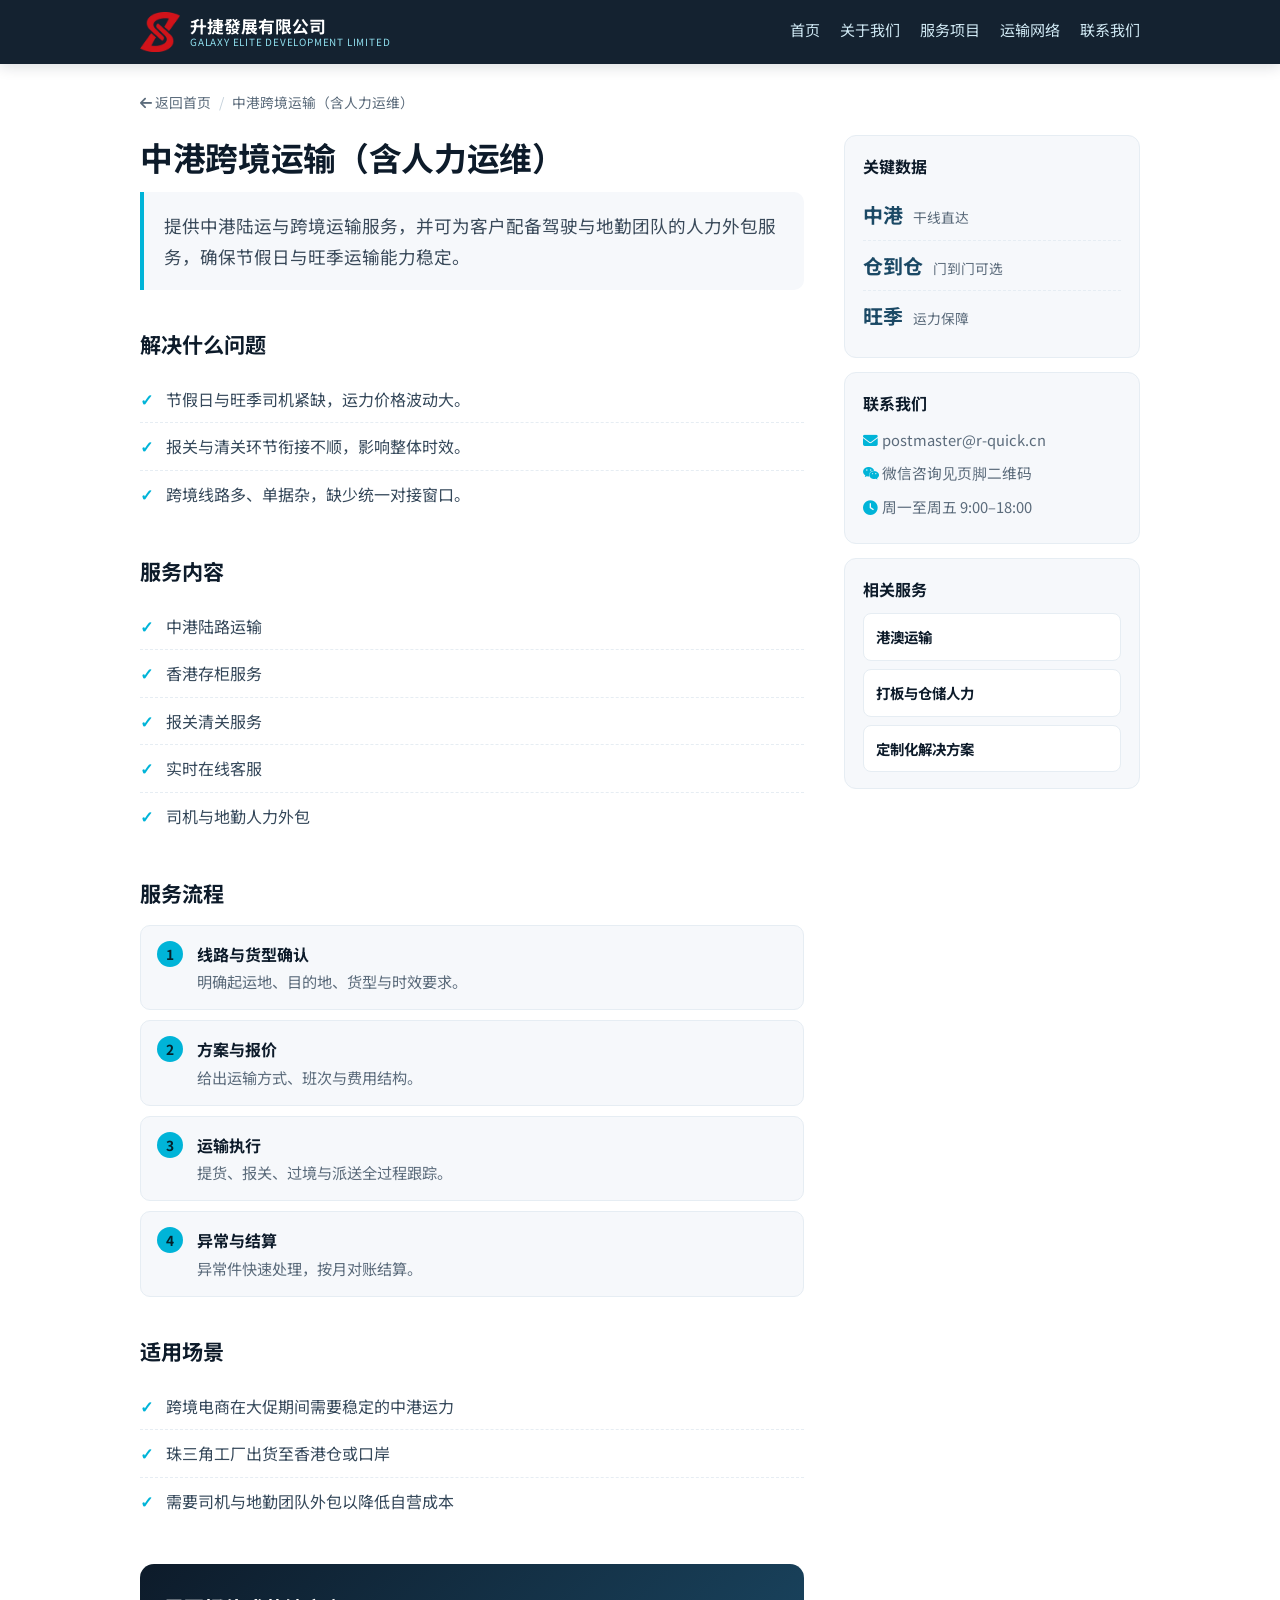
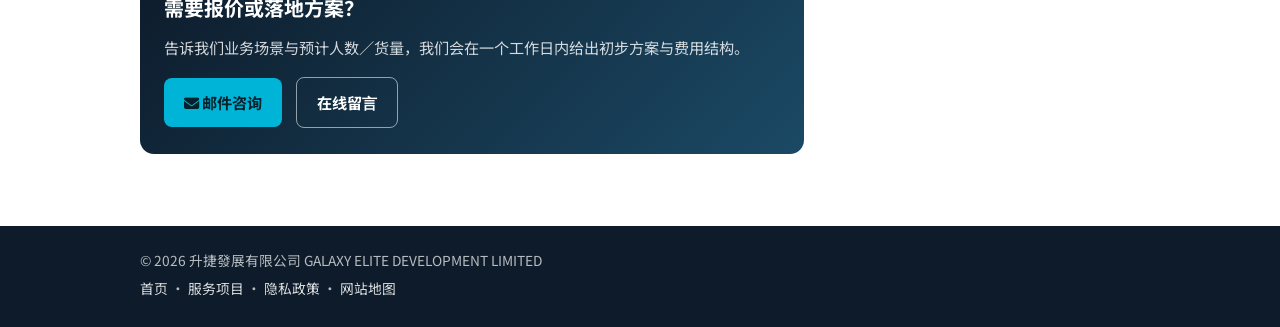
<file: details/service-4.html>
<!DOCTYPE html>
<html lang="zh-HK">
<head>
    <meta charset="utf-8">
    <meta name="viewport" content="width=device-width, initial-scale=1">
    <title>中港跨境运输（含人力运维）｜升捷發展有限公司</title>
    <meta name="description" content="提供中港陆运、报关清关与仓到仓运输，并可配套司机与地勤团队的人力外包，保障旺季运力稳定。">
    <link rel="canonical" href="https://www.shengjiefazhan.com/details/service-4.html">
    <meta name="robots" content="index, follow, max-image-preview:large">
    <meta name="theme-color" content="#0d1b2a">
    <meta property="og:type" content="article">
    <meta property="og:site_name" content="升捷發展有限公司">
    <meta property="og:title" content="中港跨境运输（含人力运维）｜升捷發展有限公司">
    <meta property="og:description" content="提供中港陆运、报关清关与仓到仓运输，并可配套司机与地勤团队的人力外包，保障旺季运力稳定。">
    <meta property="og:url" content="https://www.shengjiefazhan.com/details/service-4.html">
    <meta property="og:image" content="https://www.shengjiefazhan.com/assets/images/og-cover.png">
    <meta name="twitter:card" content="summary_large_image">
    <link rel="icon" href="/favicon.ico" sizes="any">
    <link rel="icon" type="image/png" sizes="32x32" href="/assets/icon-32.png">
    <link rel="apple-touch-icon" href="/assets/icon-180.png">
    <link rel="stylesheet" href="../assets/css/font-awesome/all.min.css">
    <link rel="stylesheet" href="../assets/css/fonts/fonts.css">
    <link rel="stylesheet" href="../assets/css/detail.css">
    <script type="application/ld+json">
    {
  "@context": "https://schema.org",
  "@type": "BreadcrumbList",
  "itemListElement": [
    {
      "@type": "ListItem",
      "position": 1,
      "name": "首页",
      "item": "https://www.shengjiefazhan.com/"
    },
    {
      "@type": "ListItem",
      "position": 2,
      "name": "中港跨境运输（含人力运维）",
      "item": "https://www.shengjiefazhan.com/details/service-4.html"
    }
  ]
}
    </script>
    <script type="application/ld+json">
    {
      "@context": "https://schema.org",
      "@type": "Service",
      "name": "中港跨境运输（含人力运维）",
      "serviceType": "中港跨境运输（含人力运维）",
      "provider": { "@type": "Organization", "name": "升捷發展有限公司", "url": "https://www.shengjiefazhan.com/" },
      "areaServed": ["香港", "澳门", "珠三角"],
      "url": "https://www.shengjiefazhan.com/details/service-4.html"
    }
    </script>
</head>
<body>
    <header class="dp-header">
        <div class="inner">
            <a class="dp-brand" href="../index.html">
                <img src="../assets/logo/logo-96.webp" width="40" height="40" alt="升捷發展有限公司">
                <span>升捷發展有限公司<small>GALAXY ELITE DEVELOPMENT LIMITED</small></span>
            </a>
            <nav class="dp-nav">
        <a href="../index.html">首页</a>
        <a href="company.html">关于我们</a>
        <a href="../index.html#services">服务项目</a>
        <a href="../index.html#network">运输网络</a>
        <a href="../index.html#contact">联系我们</a>
            </nav>
        </div>
    </header>

    <main class="dp-main">
        <nav class="dp-crumb" aria-label="面包屑">
            <a href="../index.html"><i class="fas fa-arrow-left"></i> 返回首页</a>
            <span class="sep">/</span>
            <span>中港跨境运输（含人力运维）</span>
        </nav>

        <div class="dp-grid">
            <article>
                <h1>中港跨境运输（含人力运维）</h1>
                <p class="dp-lead">提供中港陆运与跨境运输服务，并可为客户配备驾驶与地勤团队的人力外包服务，确保节假日与旺季运输能力稳定。</p>

        <h2>解决什么问题</h2>
        <ul class="dp-list">
            <li>节假日与旺季司机紧缺，运力价格波动大。</li>
            <li>报关与清关环节衔接不顺，影响整体时效。</li>
            <li>跨境线路多、单据杂，缺少统一对接窗口。</li>
        </ul>
        <h2>服务内容</h2>
        <ul class="dp-list">
            <li>中港陆路运输</li>
            <li>香港存柜服务</li>
            <li>报关清关服务</li>
            <li>实时在线客服</li>
            <li>司机与地勤人力外包</li>
        </ul>

                <h2>服务流程</h2>
                <ol class="dp-steps">
          <li><strong>线路与货型确认</strong><br>明确起运地、目的地、货型与时效要求。</li>
          <li><strong>方案与报价</strong><br>给出运输方式、班次与费用结构。</li>
          <li><strong>运输执行</strong><br>提货、报关、过境与派送全过程跟踪。</li>
          <li><strong>异常与结算</strong><br>异常件快速处理，按月对账结算。</li>
                </ol>

                <h2>适用场景</h2>
                <ul class="dp-list">
            <li>跨境电商在大促期间需要稳定的中港运力</li>
            <li>珠三角工厂出货至香港仓或口岸</li>
            <li>需要司机与地勤团队外包以降低自营成本</li>
                </ul>

                <div class="dp-cta">
                    <h2>需要报价或落地方案？</h2>
                    <p>告诉我们业务场景与预计人数／货量，我们会在一个工作日内给出初步方案与费用结构。</p>
                    <a class="dp-btn" href="mailto:postmaster@r-quick.cn"><i class="fas fa-envelope"></i> 邮件咨询</a>
                    <a class="dp-btn dp-btn-ghost" href="../index.html#contact">在线留言</a>
                </div>
            </article>

            <aside>
                <div class="dp-card">
                    <h3>关键数据</h3>
            <div class="dp-stat"><span class="n">中港</span><span class="l">干线直达</span></div>
            <div class="dp-stat"><span class="n">仓到仓</span><span class="l">门到门可选</span></div>
            <div class="dp-stat"><span class="n">旺季</span><span class="l">运力保障</span></div>
                </div>
                <div class="dp-card">
                    <h3>联系我们</h3>
                    <p><i class="fas fa-envelope"></i> <a href="mailto:postmaster@r-quick.cn" style="color:inherit;text-decoration:none">postmaster@r-quick.cn</a></p>
                    <p><i class="fab fa-weixin"></i> 微信咨询见页脚二维码</p>
                    <p><i class="fas fa-clock"></i> 周一至周五 9:00–18:00</p>
                </div>
                <div class="dp-card">
                    <h3>相关服务</h3>
                    <div class="dp-related">
          <a href="service-5.html">港澳运输</a>
          <a href="service-3.html">打板与仓储人力</a>
          <a href="service-6.html">定制化解决方案</a>
                    </div>
                </div>
            </aside>
        </div>
    </main>

    <footer class="dp-footer">
        <div class="inner">
            <p>© 2026 升捷發展有限公司 GALAXY ELITE DEVELOPMENT LIMITED</p>
            <p><a href="../index.html">首页</a> · <a href="../index.html#services">服务项目</a> · <a href="../privacy.html">隐私政策</a> · <a href="../sitemap.html">网站地图</a></p>
        </div>
    </footer>
</body>
</html>
</file>
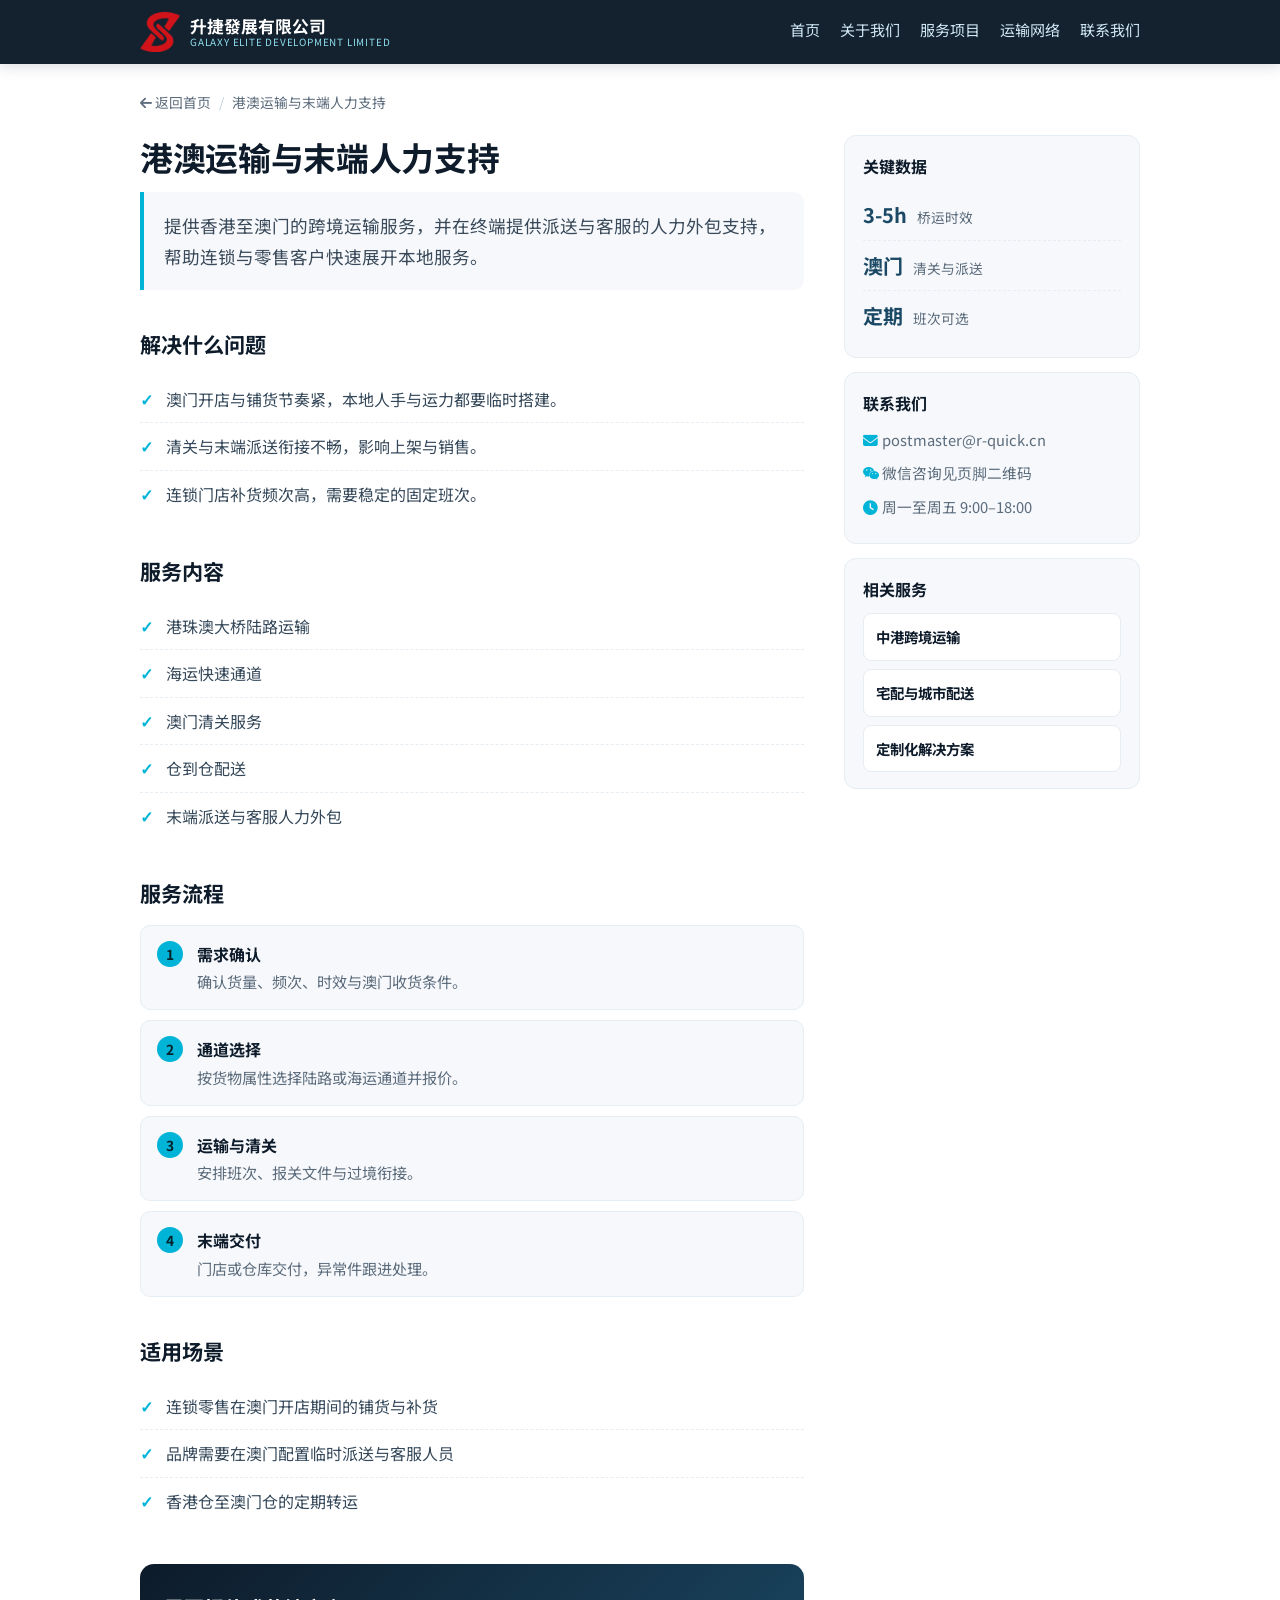
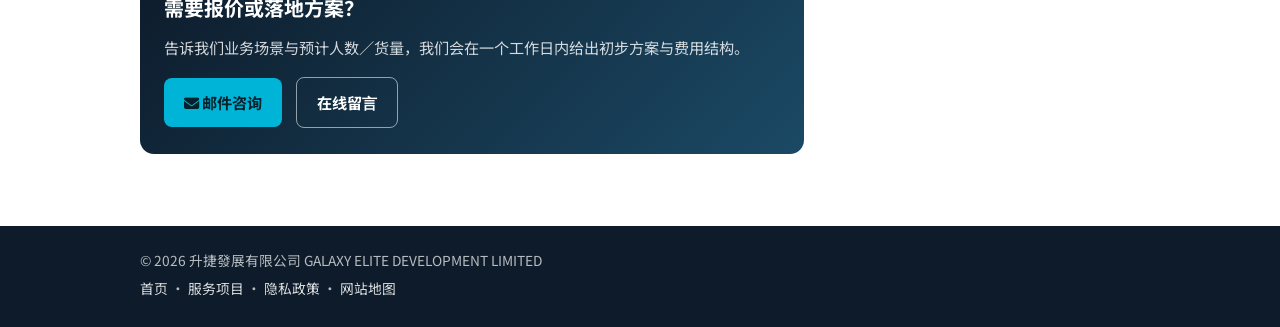
<file: details/service-5.html>
<!DOCTYPE html>
<html lang="zh-HK">
<head>
    <meta charset="utf-8">
    <meta name="viewport" content="width=device-width, initial-scale=1">
    <title>港澳运输与末端人力支持｜升捷發展有限公司</title>
    <meta name="description" content="经港珠澳大桥与海运通道提供香港至澳门跨境运输，配套末端派送与客服人力外包。">
    <link rel="canonical" href="https://www.shengjiefazhan.com/details/service-5.html">
    <meta name="robots" content="index, follow, max-image-preview:large">
    <meta name="theme-color" content="#0d1b2a">
    <meta property="og:type" content="article">
    <meta property="og:site_name" content="升捷發展有限公司">
    <meta property="og:title" content="港澳运输与末端人力支持｜升捷發展有限公司">
    <meta property="og:description" content="经港珠澳大桥与海运通道提供香港至澳门跨境运输，配套末端派送与客服人力外包。">
    <meta property="og:url" content="https://www.shengjiefazhan.com/details/service-5.html">
    <meta property="og:image" content="https://www.shengjiefazhan.com/assets/images/og-cover.png">
    <meta name="twitter:card" content="summary_large_image">
    <link rel="icon" href="/favicon.ico" sizes="any">
    <link rel="icon" type="image/png" sizes="32x32" href="/assets/icon-32.png">
    <link rel="apple-touch-icon" href="/assets/icon-180.png">
    <link rel="stylesheet" href="../assets/css/font-awesome/all.min.css">
    <link rel="stylesheet" href="../assets/css/fonts/fonts.css">
    <link rel="stylesheet" href="../assets/css/detail.css">
    <script type="application/ld+json">
    {
  "@context": "https://schema.org",
  "@type": "BreadcrumbList",
  "itemListElement": [
    {
      "@type": "ListItem",
      "position": 1,
      "name": "首页",
      "item": "https://www.shengjiefazhan.com/"
    },
    {
      "@type": "ListItem",
      "position": 2,
      "name": "港澳运输与末端人力支持",
      "item": "https://www.shengjiefazhan.com/details/service-5.html"
    }
  ]
}
    </script>
    <script type="application/ld+json">
    {
      "@context": "https://schema.org",
      "@type": "Service",
      "name": "港澳运输与末端人力支持",
      "serviceType": "港澳运输与末端人力支持",
      "provider": { "@type": "Organization", "name": "升捷發展有限公司", "url": "https://www.shengjiefazhan.com/" },
      "areaServed": ["香港", "澳门", "珠三角"],
      "url": "https://www.shengjiefazhan.com/details/service-5.html"
    }
    </script>
</head>
<body>
    <header class="dp-header">
        <div class="inner">
            <a class="dp-brand" href="../index.html">
                <img src="../assets/logo/logo-96.webp" width="40" height="40" alt="升捷發展有限公司">
                <span>升捷發展有限公司<small>GALAXY ELITE DEVELOPMENT LIMITED</small></span>
            </a>
            <nav class="dp-nav">
        <a href="../index.html">首页</a>
        <a href="company.html">关于我们</a>
        <a href="../index.html#services">服务项目</a>
        <a href="../index.html#network">运输网络</a>
        <a href="../index.html#contact">联系我们</a>
            </nav>
        </div>
    </header>

    <main class="dp-main">
        <nav class="dp-crumb" aria-label="面包屑">
            <a href="../index.html"><i class="fas fa-arrow-left"></i> 返回首页</a>
            <span class="sep">/</span>
            <span>港澳运输与末端人力支持</span>
        </nav>

        <div class="dp-grid">
            <article>
                <h1>港澳运输与末端人力支持</h1>
                <p class="dp-lead">提供香港至澳门的跨境运输服务，并在终端提供派送与客服的人力外包支持，帮助连锁与零售客户快速展开本地服务。</p>

        <h2>解决什么问题</h2>
        <ul class="dp-list">
            <li>澳门开店与铺货节奏紧，本地人手与运力都要临时搭建。</li>
            <li>清关与末端派送衔接不畅，影响上架与销售。</li>
            <li>连锁门店补货频次高，需要稳定的固定班次。</li>
        </ul>
        <h2>服务内容</h2>
        <ul class="dp-list">
            <li>港珠澳大桥陆路运输</li>
            <li>海运快速通道</li>
            <li>澳门清关服务</li>
            <li>仓到仓配送</li>
            <li>末端派送与客服人力外包</li>
        </ul>

                <h2>服务流程</h2>
                <ol class="dp-steps">
          <li><strong>需求确认</strong><br>确认货量、频次、时效与澳门收货条件。</li>
          <li><strong>通道选择</strong><br>按货物属性选择陆路或海运通道并报价。</li>
          <li><strong>运输与清关</strong><br>安排班次、报关文件与过境衔接。</li>
          <li><strong>末端交付</strong><br>门店或仓库交付，异常件跟进处理。</li>
                </ol>

                <h2>适用场景</h2>
                <ul class="dp-list">
            <li>连锁零售在澳门开店期间的铺货与补货</li>
            <li>品牌需要在澳门配置临时派送与客服人员</li>
            <li>香港仓至澳门仓的定期转运</li>
                </ul>

                <div class="dp-cta">
                    <h2>需要报价或落地方案？</h2>
                    <p>告诉我们业务场景与预计人数／货量，我们会在一个工作日内给出初步方案与费用结构。</p>
                    <a class="dp-btn" href="mailto:postmaster@r-quick.cn"><i class="fas fa-envelope"></i> 邮件咨询</a>
                    <a class="dp-btn dp-btn-ghost" href="../index.html#contact">在线留言</a>
                </div>
            </article>

            <aside>
                <div class="dp-card">
                    <h3>关键数据</h3>
            <div class="dp-stat"><span class="n">3-5h</span><span class="l">桥运时效</span></div>
            <div class="dp-stat"><span class="n">澳门</span><span class="l">清关与派送</span></div>
            <div class="dp-stat"><span class="n">定期</span><span class="l">班次可选</span></div>
                </div>
                <div class="dp-card">
                    <h3>联系我们</h3>
                    <p><i class="fas fa-envelope"></i> <a href="mailto:postmaster@r-quick.cn" style="color:inherit;text-decoration:none">postmaster@r-quick.cn</a></p>
                    <p><i class="fab fa-weixin"></i> 微信咨询见页脚二维码</p>
                    <p><i class="fas fa-clock"></i> 周一至周五 9:00–18:00</p>
                </div>
                <div class="dp-card">
                    <h3>相关服务</h3>
                    <div class="dp-related">
          <a href="service-4.html">中港跨境运输</a>
          <a href="service-2.html">宅配与城市配送</a>
          <a href="service-6.html">定制化解决方案</a>
                    </div>
                </div>
            </aside>
        </div>
    </main>

    <footer class="dp-footer">
        <div class="inner">
            <p>© 2026 升捷發展有限公司 GALAXY ELITE DEVELOPMENT LIMITED</p>
            <p><a href="../index.html">首页</a> · <a href="../index.html#services">服务项目</a> · <a href="../privacy.html">隐私政策</a> · <a href="../sitemap.html">网站地图</a></p>
        </div>
    </footer>
</body>
</html>
</file>
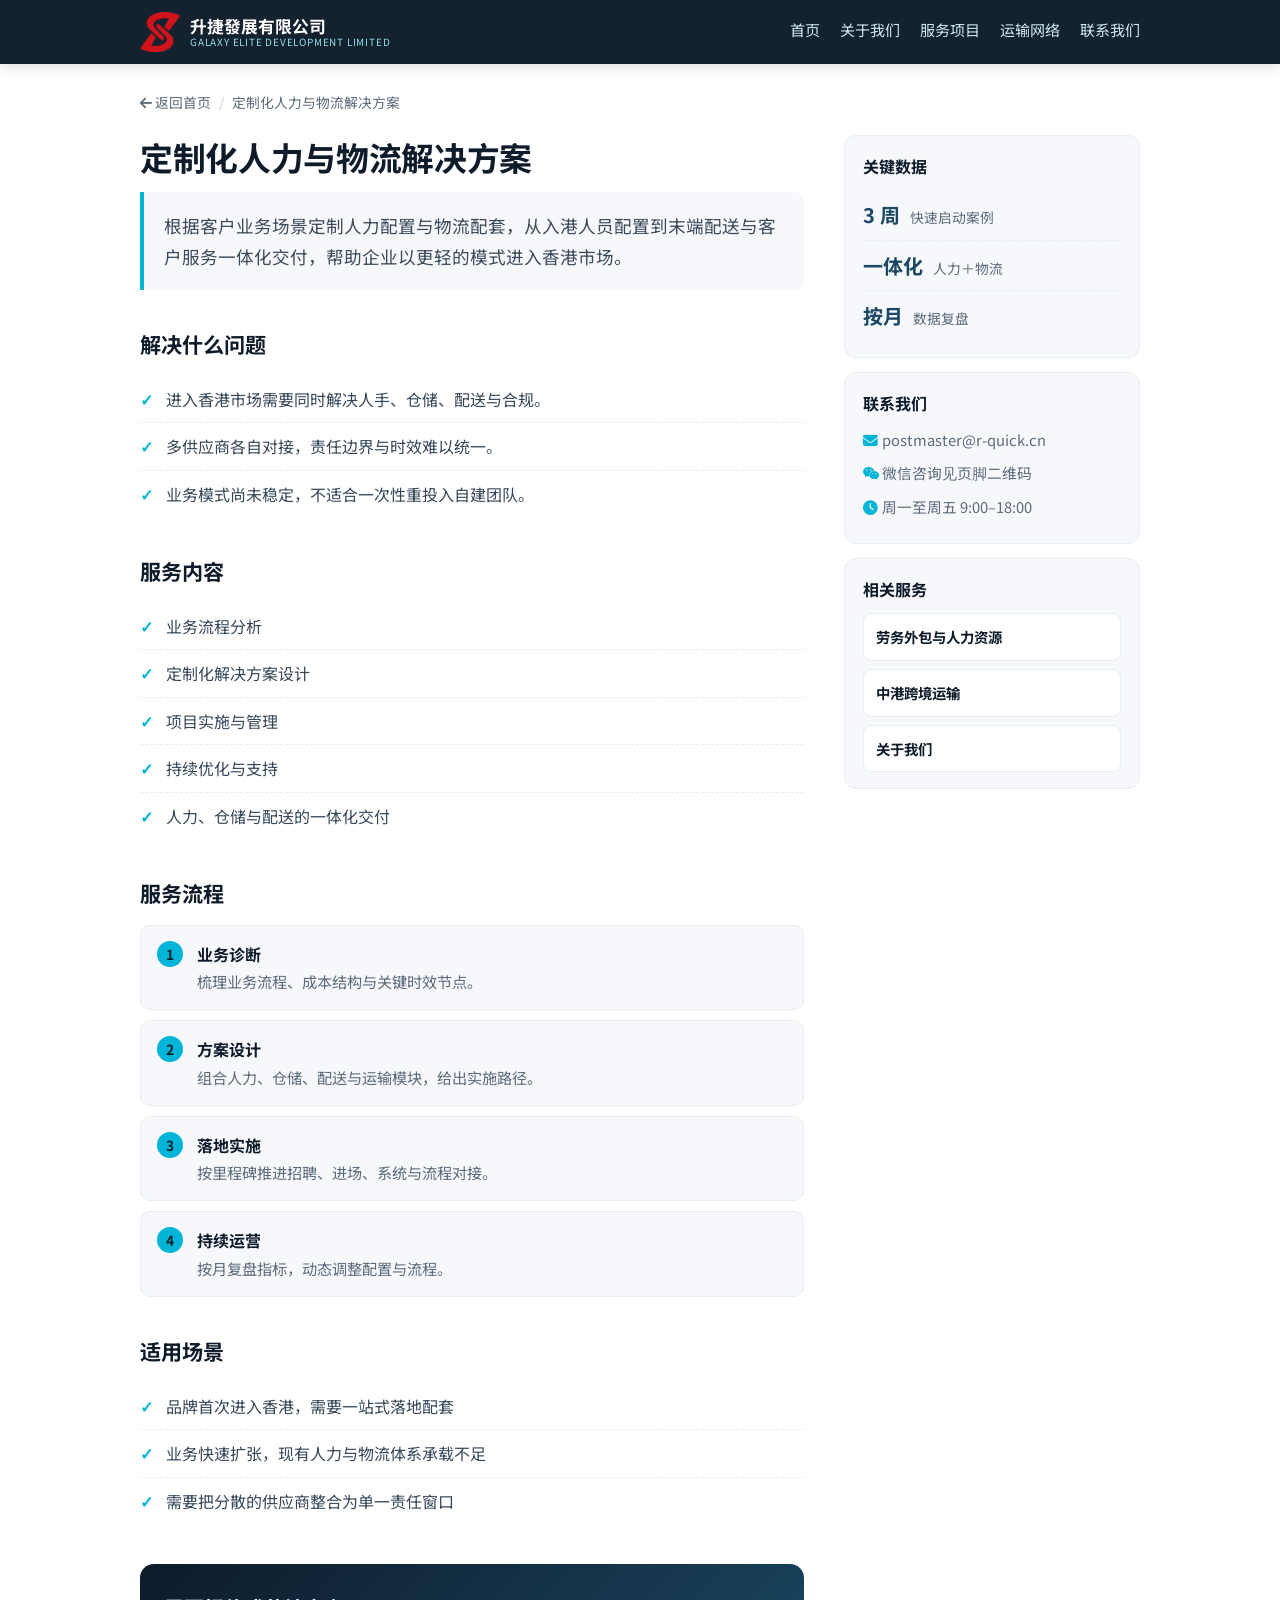
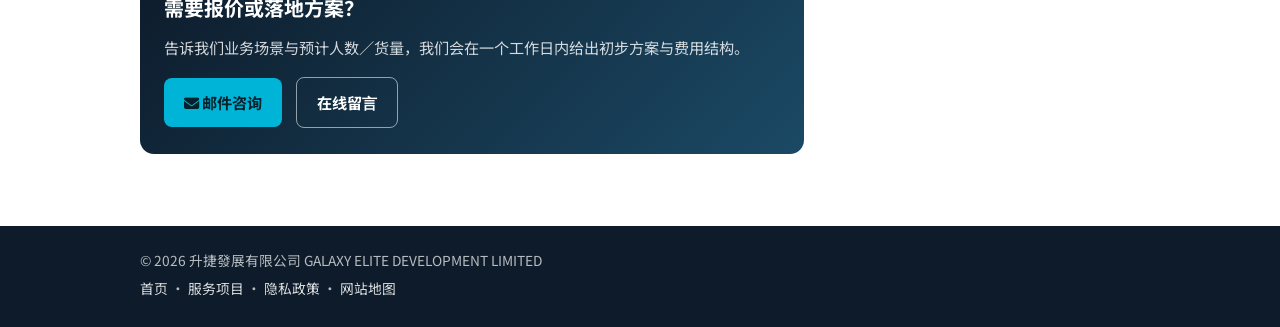
<file: details/service-6.html>
<!DOCTYPE html>
<html lang="zh-HK">
<head>
    <meta charset="utf-8">
    <meta name="viewport" content="width=device-width, initial-scale=1">
    <title>定制化人力与物流解决方案｜升捷發展有限公司</title>
    <meta name="description" content="根据业务场景定制人力配置与物流配套，从入港人员配置到末端配送与客服一体化交付。">
    <link rel="canonical" href="https://www.shengjiefazhan.com/details/service-6.html">
    <meta name="robots" content="index, follow, max-image-preview:large">
    <meta name="theme-color" content="#0d1b2a">
    <meta property="og:type" content="article">
    <meta property="og:site_name" content="升捷發展有限公司">
    <meta property="og:title" content="定制化人力与物流解决方案｜升捷發展有限公司">
    <meta property="og:description" content="根据业务场景定制人力配置与物流配套，从入港人员配置到末端配送与客服一体化交付。">
    <meta property="og:url" content="https://www.shengjiefazhan.com/details/service-6.html">
    <meta property="og:image" content="https://www.shengjiefazhan.com/assets/images/og-cover.png">
    <meta name="twitter:card" content="summary_large_image">
    <link rel="icon" href="/favicon.ico" sizes="any">
    <link rel="icon" type="image/png" sizes="32x32" href="/assets/icon-32.png">
    <link rel="apple-touch-icon" href="/assets/icon-180.png">
    <link rel="stylesheet" href="../assets/css/font-awesome/all.min.css">
    <link rel="stylesheet" href="../assets/css/fonts/fonts.css">
    <link rel="stylesheet" href="../assets/css/detail.css">
    <script type="application/ld+json">
    {
  "@context": "https://schema.org",
  "@type": "BreadcrumbList",
  "itemListElement": [
    {
      "@type": "ListItem",
      "position": 1,
      "name": "首页",
      "item": "https://www.shengjiefazhan.com/"
    },
    {
      "@type": "ListItem",
      "position": 2,
      "name": "定制化人力与物流解决方案",
      "item": "https://www.shengjiefazhan.com/details/service-6.html"
    }
  ]
}
    </script>
    <script type="application/ld+json">
    {
      "@context": "https://schema.org",
      "@type": "Service",
      "name": "定制化人力与物流解决方案",
      "serviceType": "定制化人力与物流解决方案",
      "provider": { "@type": "Organization", "name": "升捷發展有限公司", "url": "https://www.shengjiefazhan.com/" },
      "areaServed": ["香港", "澳门", "珠三角"],
      "url": "https://www.shengjiefazhan.com/details/service-6.html"
    }
    </script>
</head>
<body>
    <header class="dp-header">
        <div class="inner">
            <a class="dp-brand" href="../index.html">
                <img src="../assets/logo/logo-96.webp" width="40" height="40" alt="升捷發展有限公司">
                <span>升捷發展有限公司<small>GALAXY ELITE DEVELOPMENT LIMITED</small></span>
            </a>
            <nav class="dp-nav">
        <a href="../index.html">首页</a>
        <a href="company.html">关于我们</a>
        <a href="../index.html#services">服务项目</a>
        <a href="../index.html#network">运输网络</a>
        <a href="../index.html#contact">联系我们</a>
            </nav>
        </div>
    </header>

    <main class="dp-main">
        <nav class="dp-crumb" aria-label="面包屑">
            <a href="../index.html"><i class="fas fa-arrow-left"></i> 返回首页</a>
            <span class="sep">/</span>
            <span>定制化人力与物流解决方案</span>
        </nav>

        <div class="dp-grid">
            <article>
                <h1>定制化人力与物流解决方案</h1>
                <p class="dp-lead">根据客户业务场景定制人力配置与物流配套，从入港人员配置到末端配送与客户服务一体化交付，帮助企业以更轻的模式进入香港市场。</p>

        <h2>解决什么问题</h2>
        <ul class="dp-list">
            <li>进入香港市场需要同时解决人手、仓储、配送与合规。</li>
            <li>多供应商各自对接，责任边界与时效难以统一。</li>
            <li>业务模式尚未稳定，不适合一次性重投入自建团队。</li>
        </ul>
        <h2>服务内容</h2>
        <ul class="dp-list">
            <li>业务流程分析</li>
            <li>定制化解决方案设计</li>
            <li>项目实施与管理</li>
            <li>持续优化与支持</li>
            <li>人力、仓储与配送的一体化交付</li>
        </ul>

                <h2>服务流程</h2>
                <ol class="dp-steps">
          <li><strong>业务诊断</strong><br>梳理业务流程、成本结构与关键时效节点。</li>
          <li><strong>方案设计</strong><br>组合人力、仓储、配送与运输模块，给出实施路径。</li>
          <li><strong>落地实施</strong><br>按里程碑推进招聘、进场、系统与流程对接。</li>
          <li><strong>持续运营</strong><br>按月复盘指标，动态调整配置与流程。</li>
                </ol>

                <h2>适用场景</h2>
                <ul class="dp-list">
            <li>品牌首次进入香港，需要一站式落地配套</li>
            <li>业务快速扩张，现有人力与物流体系承载不足</li>
            <li>需要把分散的供应商整合为单一责任窗口</li>
                </ul>

                <div class="dp-cta">
                    <h2>需要报价或落地方案？</h2>
                    <p>告诉我们业务场景与预计人数／货量，我们会在一个工作日内给出初步方案与费用结构。</p>
                    <a class="dp-btn" href="mailto:postmaster@r-quick.cn"><i class="fas fa-envelope"></i> 邮件咨询</a>
                    <a class="dp-btn dp-btn-ghost" href="../index.html#contact">在线留言</a>
                </div>
            </article>

            <aside>
                <div class="dp-card">
                    <h3>关键数据</h3>
            <div class="dp-stat"><span class="n">3 周</span><span class="l">快速启动案例</span></div>
            <div class="dp-stat"><span class="n">一体化</span><span class="l">人力＋物流</span></div>
            <div class="dp-stat"><span class="n">按月</span><span class="l">数据复盘</span></div>
                </div>
                <div class="dp-card">
                    <h3>联系我们</h3>
                    <p><i class="fas fa-envelope"></i> <a href="mailto:postmaster@r-quick.cn" style="color:inherit;text-decoration:none">postmaster@r-quick.cn</a></p>
                    <p><i class="fab fa-weixin"></i> 微信咨询见页脚二维码</p>
                    <p><i class="fas fa-clock"></i> 周一至周五 9:00–18:00</p>
                </div>
                <div class="dp-card">
                    <h3>相关服务</h3>
                    <div class="dp-related">
          <a href="service-1.html">劳务外包与人力资源</a>
          <a href="service-4.html">中港跨境运输</a>
          <a href="company.html">关于我们</a>
                    </div>
                </div>
            </aside>
        </div>
    </main>

    <footer class="dp-footer">
        <div class="inner">
            <p>© 2026 升捷發展有限公司 GALAXY ELITE DEVELOPMENT LIMITED</p>
            <p><a href="../index.html">首页</a> · <a href="../index.html#services">服务项目</a> · <a href="../privacy.html">隐私政策</a> · <a href="../sitemap.html">网站地图</a></p>
        </div>
    </footer>
</body>
</html>
</file>
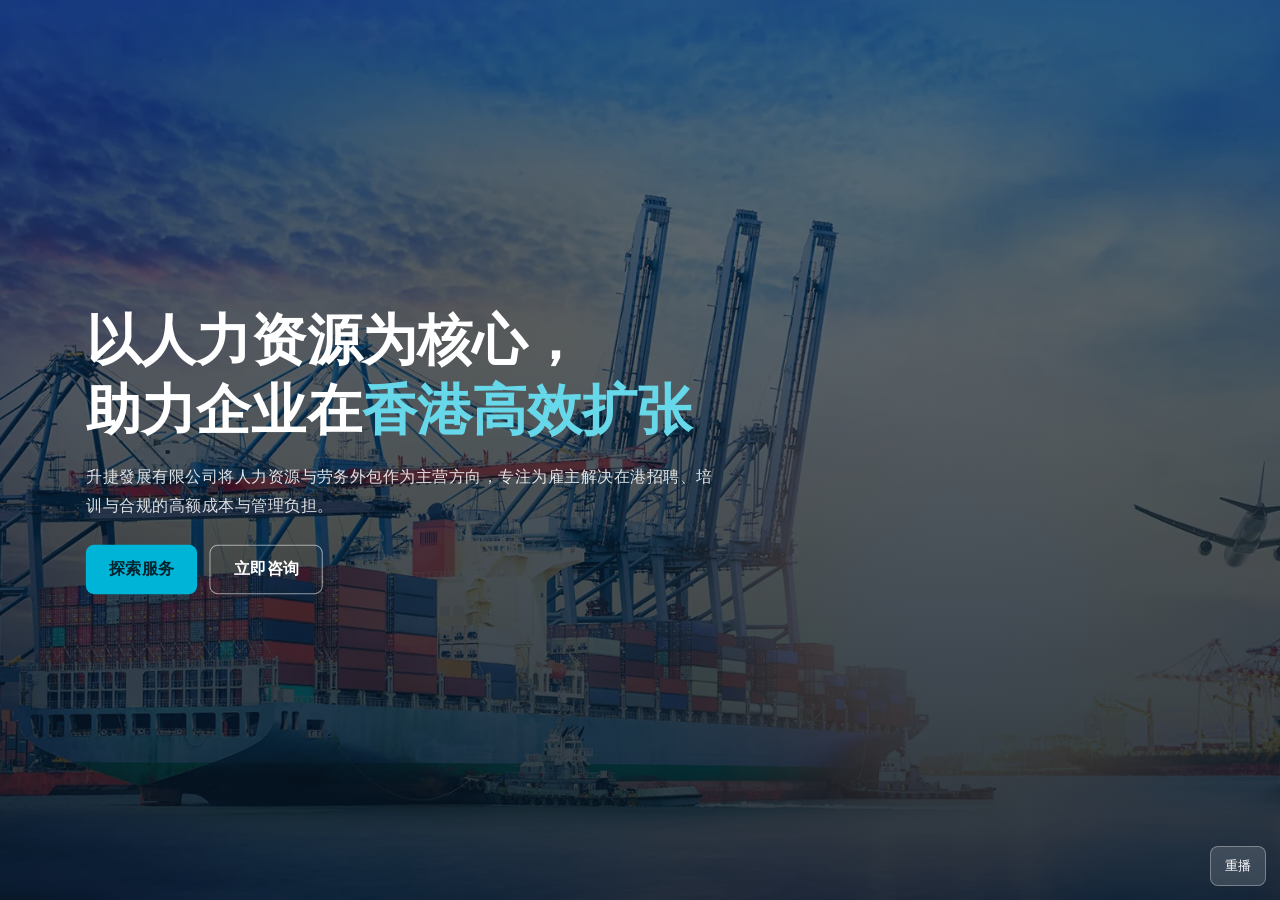
<file: proto/container-photo.html>
<!DOCTYPE html>
<html lang="zh-HK">
<head>
<meta charset="utf-8">
<meta name="viewport" content="width=device-width, initial-scale=1, viewport-fit=cover">
<meta name="robots" content="noindex, nofollow">
<meta name="theme-color" content="#0a1520">
<meta name="apple-mobile-web-app-capable" content="yes">
<meta name="apple-mobile-web-app-status-bar-style" content="black-translucent">
<title>货柜门 · 手机版原型</title>
<style>
  :root{
    --dur: 1.45s;
    --angle: 108deg;
    --persp: 2400px;
    --pad-x: 8vw;
    --h1: clamp(1.8rem, 4.2vw, 3.4rem);
    --body: 1rem;
    --hint-bottom: 7%;
  }

  *{box-sizing:border-box}
  html,body{
    margin:0; height:100%; background:#0a1520;
    font-family:'Noto Sans SC','Microsoft JhengHei',-apple-system,BlinkMacSystemFont,sans-serif;
    overflow:hidden; overscroll-behavior:none;
    -webkit-text-size-adjust:100%; -webkit-tap-highlight-color:transparent;
    touch-action:manipulation;
  }

  .hero{
    position:relative; height:100vh; height:100dvh;
    overflow:hidden; perspective:var(--persp); perspective-origin:50% 50%;
  }

  /* ---------- 门后的真实内容 ---------- */
  .inside{
    position:absolute; inset:0; display:flex; flex-direction:column; justify-content:center;
    padding:0 var(--pad-x);
    padding-top:calc(env(safe-area-inset-top) + 24px);
    padding-bottom:calc(env(safe-area-inset-bottom) + 24px);
    background:linear-gradient(180deg,rgba(6,18,28,.55),rgba(6,18,28,.85)),
               url('../assets/images/slides/slide-1.webp') center/cover no-repeat;
    color:#fff; transition:transform 1.8s cubic-bezier(.2,.7,.2,1);
  }
  .inside h1{font-size:var(--h1); line-height:1.26; margin:0 0 16px; letter-spacing:-.01em}
  .inside h1 em{font-style:normal; color:#67d7ea}
  .inside p{max-width:620px; font-size:var(--body); color:rgba(255,255,255,.86); line-height:1.75; margin:0 0 24px}
  .btns{display:flex; gap:12px; flex-wrap:wrap}
  .btn{
    display:inline-flex; align-items:center; justify-content:center;
    min-height:48px; padding:0 22px; border-radius:8px;
    background:#00b4d8; color:#04222b; font-weight:700; font-size:1rem;
    text-decoration:none; border:0; -webkit-appearance:none;
  }
  .btn.ghost{background:transparent; color:#fff; border:1px solid rgba(255,255,255,.55)}

  /* ---------- 两扇门：照片沿门缝对切 ---------- */
  .leaf{
    position:absolute; inset:0; transform-style:preserve-3d;
    transition:transform var(--dur) cubic-bezier(.62,.02,.28,1);
    will-change:transform; backface-visibility:hidden;
  }
  .leaf.left{transform-origin:left center}
  .leaf.right{transform-origin:right center}

  .face{
    position:absolute; inset:0; backface-visibility:hidden;
    background-image:url('door-front.jpg');
    background-size:cover; background-position:center 38%;
    filter:saturate(.94) contrast(1.03) brightness(.94);
  }
  .leaf.left  .face{clip-path:inset(0 50% 0 0)}
  .leaf.right .face{clip-path:inset(0 0 0 50%)}

  /* 门背面 */
  .face.back{
    transform:rotateY(180deg); background-image:none;
    background:linear-gradient(160deg,#3d5c46 0%,#2a4534 45%,#16281d 100%);
    box-shadow:inset 0 0 140px rgba(0,0,0,.55);
  }
  .face.back::after{content:''; position:absolute; inset:0; opacity:.35;
    background:repeating-linear-gradient(90deg,transparent 0 90px,rgba(255,255,255,.05) 90px 92px)}

  .hero.open .leaf.left{transform:rotateY(calc(var(--angle) * -1))}
  .hero.open .leaf.right{transform:rotateY(var(--angle))}
  .hero.open .inside{transform:scale(1.03)}

  /* 开门瞬间的光 */
  .flash{
    position:absolute; inset:0; z-index:4; pointer-events:none;
    background:radial-gradient(ellipse at 50% 50%,rgba(190,235,250,.9),rgba(190,235,250,0) 55%);
    opacity:0;
  }
  .hero.open .flash{animation:flash 1.05s ease forwards}
  @keyframes flash{0%{opacity:0}16%{opacity:.6}100%{opacity:0}}

  /* 暗角 */
  .vignette{
    position:absolute; inset:0; z-index:3; pointer-events:none; opacity:1;
    transition:opacity .9s ease;
    background:radial-gradient(ellipse at 50% 46%,rgba(0,0,0,0) 38%,rgba(4,14,20,.55) 100%),
               linear-gradient(180deg,rgba(4,14,20,.45),rgba(4,14,20,0) 22%,rgba(4,14,20,0) 72%,rgba(4,14,20,.6));
  }
  .hero.open .vignette{opacity:0}

  /* 提示 */
  .hint{
    position:absolute; left:50%; bottom:var(--hint-bottom); z-index:6;
    transform:translateX(-50%);
    color:#fff; font-size:.9rem; letter-spacing:.2em; white-space:nowrap;
    display:flex; align-items:center; gap:10px; cursor:pointer;
    text-shadow:0 2px 10px rgba(0,0,0,.75);
    animation:bob 2.2s ease-in-out infinite; transition:opacity .35s;
  }
  .hero.open .hint{opacity:0; pointer-events:none}
  @keyframes bob{0%,100%{transform:translateX(-50%) translateY(0)}50%{transform:translateX(-50%) translateY(-6px)}}

  .replay{
    position:fixed; right:calc(env(safe-area-inset-right) + 14px);
    bottom:calc(env(safe-area-inset-bottom) + 14px); z-index:20;
    min-height:40px; padding:0 14px; border-radius:8px;
    background:rgba(255,255,255,.14); color:#fff; font-size:.82rem;
    border:1px solid rgba(255,255,255,.32); backdrop-filter:blur(6px);
    -webkit-appearance:none;
  }

  /* ---------- 手机（竖屏）适配 ---------- */
  @media (max-width: 640px){
    :root{
      --dur: 1.15s;
      --angle: 100deg;
      --persp: 1500px;
      --pad-x: 22px;
      --h1: 1.72rem;
      --body: .95rem;
      --hint-bottom: calc(env(safe-area-inset-bottom) + 34px);
    }
    .inside h1{margin-bottom:14px}
    .inside p{margin-bottom:22px; line-height:1.7}
    .btns{gap:10px}
    .btn{flex:1 1 0; padding:0 14px; font-size:.95rem}
    .hint{font-size:.8rem; letter-spacing:.14em}
    .face{background-position:center 40%}
  }

  /* 小屏（iPhone SE / 老旧安卓）再收一档 */
  @media (max-width: 375px){
    :root{--h1:1.5rem; --body:.9rem; --pad-x:18px}
  }

  /* 横屏：裁切方向相反，稍微拉远一点视觉重心 */
  @media (orientation: landscape) and (max-height: 500px){
    :root{--h1:clamp(1.2rem, 3.2vw, 1.7rem); --body:.85rem; --pad-x:6vw; --angle:96deg; --dur:1.1s}
    .inside{padding-top:calc(env(safe-area-inset-top) + 10px); padding-bottom:calc(env(safe-area-inset-bottom) + 10px)}
    .inside p{display:none}
    .hint{bottom:calc(env(safe-area-inset-bottom) + 14px)}
  }

  @media (prefers-reduced-motion: reduce){
    :root{--dur:.01s}
    .hint{animation:none}
    .hero.open .flash{animation:none}
  }
</style>
</head>
<body>
<section class="hero" id="hero">
  <div class="inside">
    <h1>以人力资源为核心，<br>助力企业在<em>香港高效扩张</em></h1>
    <p>升捷發展有限公司将人力资源与劳务外包作为主营方向，专注为雇主解决在港招聘、培训与合规的高额成本与管理负担。</p>
    <div class="btns">
      <a class="btn" href="#">探索服务</a>
      <a class="btn ghost" href="#">立即咨询</a>
    </div>
  </div>

  <div class="leaf left">
    <div class="face front"></div>
    <div class="face back"></div>
  </div>
  <div class="leaf right">
    <div class="face front"></div>
    <div class="face back"></div>
  </div>

  <div class="flash"></div>
  <div class="vignette"></div>
  <div class="hint" id="hint">轻点开门 <span style="font-size:1.05rem">↓</span></div>
</section>
<button class="replay" id="replay">重播</button>

<script>
(function(){
  var hero = document.getElementById('hero');
  var opened = false;

  function open(){ if(opened) return; opened = true; hero.classList.add('open'); try{sessionStorage.setItem('heroOpened','1')}catch(e){} }
  function close(){ opened = false; hero.classList.remove('open'); }

  // 点击 / 轻点
  hero.addEventListener('click', open);
  // 键盘
  window.addEventListener('keydown', open);
  // 滚轮（桌面）
  window.addEventListener('wheel', open, {passive:true, once:true});
  // 上滑（手机）
  var y0 = null;
  hero.addEventListener('touchstart', function(e){ y0 = e.touches[0].clientY; }, {passive:true});
  hero.addEventListener('touchmove', function(e){
    if (y0 !== null && y0 - e.touches[0].clientY > 24) open();
  }, {passive:true});

  document.getElementById('replay').addEventListener('click', function(e){
    e.stopPropagation(); close(); setTimeout(open, 320);
  });

  var seen = false;
  try { seen = sessionStorage.getItem('heroOpened') === '1'; } catch(e){}
  var reduce = window.matchMedia('(prefers-reduced-motion: reduce)').matches;

  if (seen || reduce) open();
  else setTimeout(open, 750);

  window.__doors = { open: open, close: close };
})();
</script>
</body>
</html>
</file>
<file: assets/css/fonts/fonts.css>
/* 字体定义 —— 全部为本地 WOFF2 子集，由 tools/optimize_assets.py 生成。
   改动页面文案后请运行该脚本重新生成，否则新增生僻字会回退到系统字体。 */

@font-face {
    font-family: 'Noto Sans SC';
    font-style: normal;
    font-weight: 400;
    font-display: swap;
    src: url('NotoSansSC-Regular.woff2') format('woff2');
}

@font-face {
    font-family: 'Noto Sans SC';
    font-style: normal;
    font-weight: 700;
    font-display: swap;
    src: url('NotoSansSC-Bold.woff2') format('woff2');
}

@font-face {
    font-family: 'Inter';
    font-style: normal;
    font-weight: 400;
    font-display: swap;
    src: url('Inter-Regular.woff2') format('woff2');
}

@font-face {
    font-family: 'Inter';
    font-style: normal;
    font-weight: 600;
    font-display: swap;
    src: url('Inter-SemiBold.woff2') format('woff2');
}

@font-face {
    font-family: 'Inter';
    font-style: normal;
    font-weight: 700;
    font-display: swap;
    src: url('Inter-Bold.woff2') format('woff2');
}
</file>
<file: assets/css/detail.css>
/* 详情页专用样式：与首页同一套品牌色，信息密度更高 */

:root {
    --primary: #0d1b2a;
    --secondary: #1b4965;
    --accent: #00b4d8;
    --highlight: #90e0ef;
    --ink: #1f2d3d;
    --muted: #5b6b7b;
    --line: #e6edf3;
    --bg: #f6f8fb;
}

* { box-sizing: border-box; }

body {
    margin: 0;
    font-family: 'Noto Sans SC', 'Inter', 'Segoe UI', 'Microsoft JhengHei', sans-serif;
    color: var(--ink);
    line-height: 1.78;
    background: #fff;
    -webkit-font-smoothing: antialiased;
}

a { color: var(--secondary); }

/* 头部 */
.dp-header {
    position: sticky;
    top: 0;
    z-index: 50;
    background: rgba(13, 27, 42, 0.97);
    backdrop-filter: blur(6px);
    box-shadow: 0 2px 14px rgba(13, 27, 42, 0.16);
}

.dp-header .inner {
    max-width: 1040px;
    margin: 0 auto;
    padding: 12px 20px;
    display: flex;
    align-items: center;
    justify-content: space-between;
    gap: 16px;
}

.dp-brand {
    display: flex;
    align-items: center;
    gap: 10px;
    color: #fff;
    text-decoration: none;
    font-weight: 700;
    font-size: 1.05rem;
    line-height: 1.2;
}

.dp-brand img { display: block; width: 40px; height: 40px; }

.dp-brand small {
    display: block;
    font-weight: 400;
    font-size: 0.62rem;
    letter-spacing: 0.08em;
    color: var(--highlight);
}

.dp-nav { display: flex; gap: 20px; font-size: 0.94rem; }

.dp-nav a { color: #cfe8f3; text-decoration: none; padding-bottom: 2px; border-bottom: 2px solid transparent; }
.dp-nav a:hover { color: #fff; }
.dp-nav a.is-current { color: #fff; border-bottom-color: var(--accent); }

/* 主体 */
.dp-main { max-width: 1040px; margin: 0 auto; padding: 26px 20px 72px; }

.dp-crumb { font-size: 0.86rem; color: var(--muted); margin-bottom: 20px; display: flex; align-items: center; gap: 8px; flex-wrap: wrap; }
.dp-crumb a { color: var(--muted); text-decoration: none; }
.dp-crumb a:hover { color: var(--accent); }
.dp-crumb .sep { color: #c3d0da; }

h1 { font-size: 2.05rem; line-height: 1.32; margin: 0 0 14px; color: var(--primary); letter-spacing: -0.01em; }

.dp-lead {
    font-size: 1.1rem;
    color: #3a4a5a;
    margin: 0 0 8px;
    padding: 18px 20px;
    background: var(--bg);
    border-left: 4px solid var(--accent);
    border-radius: 0 10px 10px 0;
}

.dp-grid { display: grid; grid-template-columns: minmax(0, 1fr) 296px; gap: 40px; align-items: start; }

h2 { font-size: 1.32rem; margin: 36px 0 12px; color: var(--primary); }

.dp-list { list-style: none; padding: 0; margin: 0; }

.dp-list li { position: relative; padding: 9px 0 9px 26px; border-bottom: 1px dashed var(--line); color: #35485a; }
.dp-list li:last-child { border-bottom: 0; }
.dp-list li::before { content: "✓"; position: absolute; left: 0; top: 9px; color: var(--accent); font-weight: 700; }

.dp-steps { counter-reset: step; list-style: none; padding: 0; margin: 0; }

.dp-steps li {
    counter-increment: step;
    position: relative;
    background: var(--bg);
    border: 1px solid var(--line);
    border-radius: 10px;
    padding: 14px 16px 14px 56px;
    margin-bottom: 10px;
    font-size: 0.95rem;
    color: var(--muted);
}

.dp-steps li strong { color: var(--primary); font-size: 1rem; }

.dp-steps li::before {
    content: counter(step);
    position: absolute;
    left: 16px;
    top: 15px;
    width: 26px;
    height: 26px;
    border-radius: 50%;
    background: var(--accent);
    color: #04222b;
    font-weight: 700;
    font-size: 0.86rem;
    display: flex;
    align-items: center;
    justify-content: center;
}

/* 转化区 */
.dp-cta {
    margin-top: 40px;
    padding: 26px 24px;
    border-radius: 14px;
    background: linear-gradient(135deg, #0d1b2a 0%, #1b4965 100%);
    color: #fff;
}

.dp-cta h2 { color: #fff; margin: 0 0 8px; font-size: 1.25rem; }
.dp-cta p { margin: 0 0 16px; color: rgba(255, 255, 255, 0.82); font-size: 0.95rem; }

.dp-btn {
    display: inline-block;
    background: var(--accent);
    color: #04222b;
    font-weight: 700;
    padding: 11px 20px;
    border-radius: 8px;
    text-decoration: none;
    font-size: 0.95rem;
}

.dp-btn-ghost { background: transparent; color: #fff; border: 1px solid rgba(255, 255, 255, 0.55); margin-left: 10px; }
.dp-btn:hover { filter: brightness(1.06); }
.dp-btn-ghost:hover { background: rgba(255, 255, 255, 0.1); }

/* 侧栏 */
aside { display: flex; flex-direction: column; gap: 14px; }

.dp-card {
    background: var(--bg);
    border: 1px solid var(--line);
    border-radius: 12px;
    padding: 16px 18px;
    font-size: 0.92rem;
}

.dp-card h3 { margin: 0 0 10px; font-size: 1rem; color: var(--primary); }
.dp-card p { margin: 0 0 7px; color: var(--muted); }
.dp-card p i { color: var(--accent); width: 16px; }

.dp-stat { display: flex; align-items: baseline; gap: 10px; padding: 7px 0; border-bottom: 1px dashed var(--line); }
.dp-stat:last-child { border-bottom: 0; }
.dp-stat .n { font-size: 1.25rem; font-weight: 700; color: var(--secondary); }
.dp-stat .l { color: var(--muted); font-size: 0.86rem; }

.dp-related { display: flex; flex-direction: column; gap: 8px; margin-top: 4px; }

.dp-related a {
    display: block;
    padding: 10px 12px;
    background: #fff;
    border: 1px solid var(--line);
    border-radius: 8px;
    text-decoration: none;
    color: var(--primary);
    font-weight: 600;
    font-size: 0.9rem;
}

.dp-related a:hover { border-color: var(--accent); color: var(--secondary); }

/* 页脚 */
.dp-footer { background: var(--primary); color: rgba(255, 255, 255, 0.7); font-size: 0.86rem; }
.dp-footer .inner { max-width: 1040px; margin: 0 auto; padding: 22px 20px; }
.dp-footer p { margin: 0 0 4px; }
.dp-footer a { color: rgba(255, 255, 255, 0.85); text-decoration: none; }
.dp-footer a:hover { color: var(--highlight); }

@media (max-width: 900px) {
    .dp-grid { grid-template-columns: minmax(0, 1fr); gap: 24px; }
    h1 { font-size: 1.62rem; }
    .dp-nav { display: none; }
    .dp-main { padding: 20px 16px 56px; }
    .dp-leading { font-size: 1rem; }
}

/* ===== 手机端（详情页）===== */
@media (max-width: 768px) {
    .dp-header .inner { padding: 10px 16px; }
    .dp-brand { font-size: .98rem; }
    .dp-brand small { font-size: .56rem; letter-spacing: .06em; }
    .dp-brand img { width: 34px; height: 34px; }

    .dp-main { padding: 18px 16px 52px; }
    .dp-crumb { font-size: .82rem; margin-bottom: 14px; }

    h1 { font-size: 1.45rem; line-height: 1.38; margin-bottom: 10px; }
    .dp-lead { font-size: .95rem; line-height: 1.72; padding: 14px 16px; }

    h2 { font-size: 1.15rem; margin: 26px 0 10px; }
    .dp-list li { font-size: .92rem; padding: 8px 0 8px 24px; }
    .dp-list li::before { top: 8px; }
    .dp-steps li { font-size: .9rem; padding: 12px 14px 12px 50px; }
    .dp-steps li strong { font-size: .95rem; }
    .dp-steps li::before { left: 14px; top: 13px; width: 24px; height: 24px; font-size: .8rem; }

    .dp-cta { padding: 20px 18px; margin-top: 28px; }
    .dp-cta h2 { font-size: 1.1rem; }
    .dp-cta p { font-size: .9rem; }
    .dp-btn { min-height: 46px; display: inline-flex; align-items: center; justify-content: center; padding: 0 18px; }
    .dp-btn-ghost { margin-left: 0; margin-top: 10px; }

    .dp-card { padding: 14px 16px; font-size: .9rem; }
    .dp-card h3 { font-size: .98rem; }
    .dp-stat .n { font-size: 1.15rem; }
    .dp-related a { min-height: 44px; display: flex; align-items: center; font-size: .9rem; }

    .dp-footer .inner { padding: 18px 16px; font-size: .8rem; }
    .dp-footer a { display: inline-flex; align-items: center; min-height: 40px; }
}
</file>
